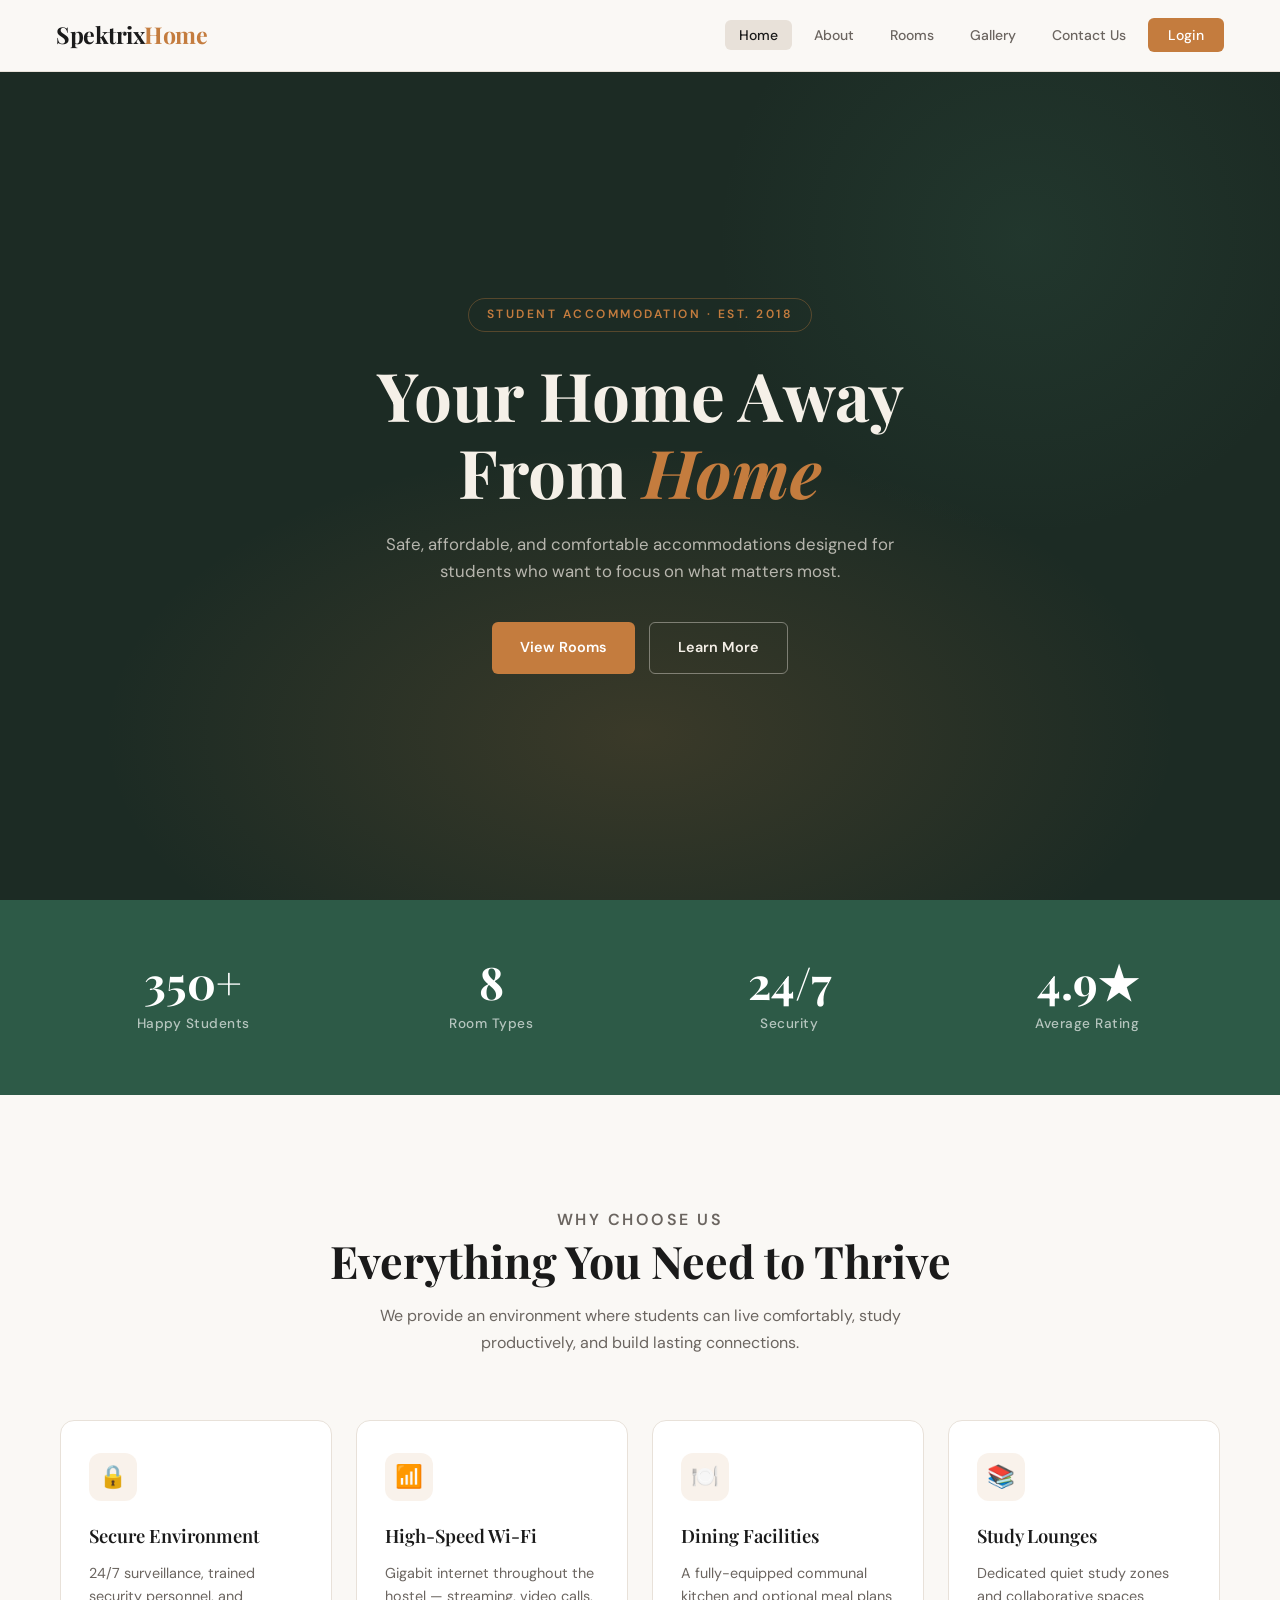
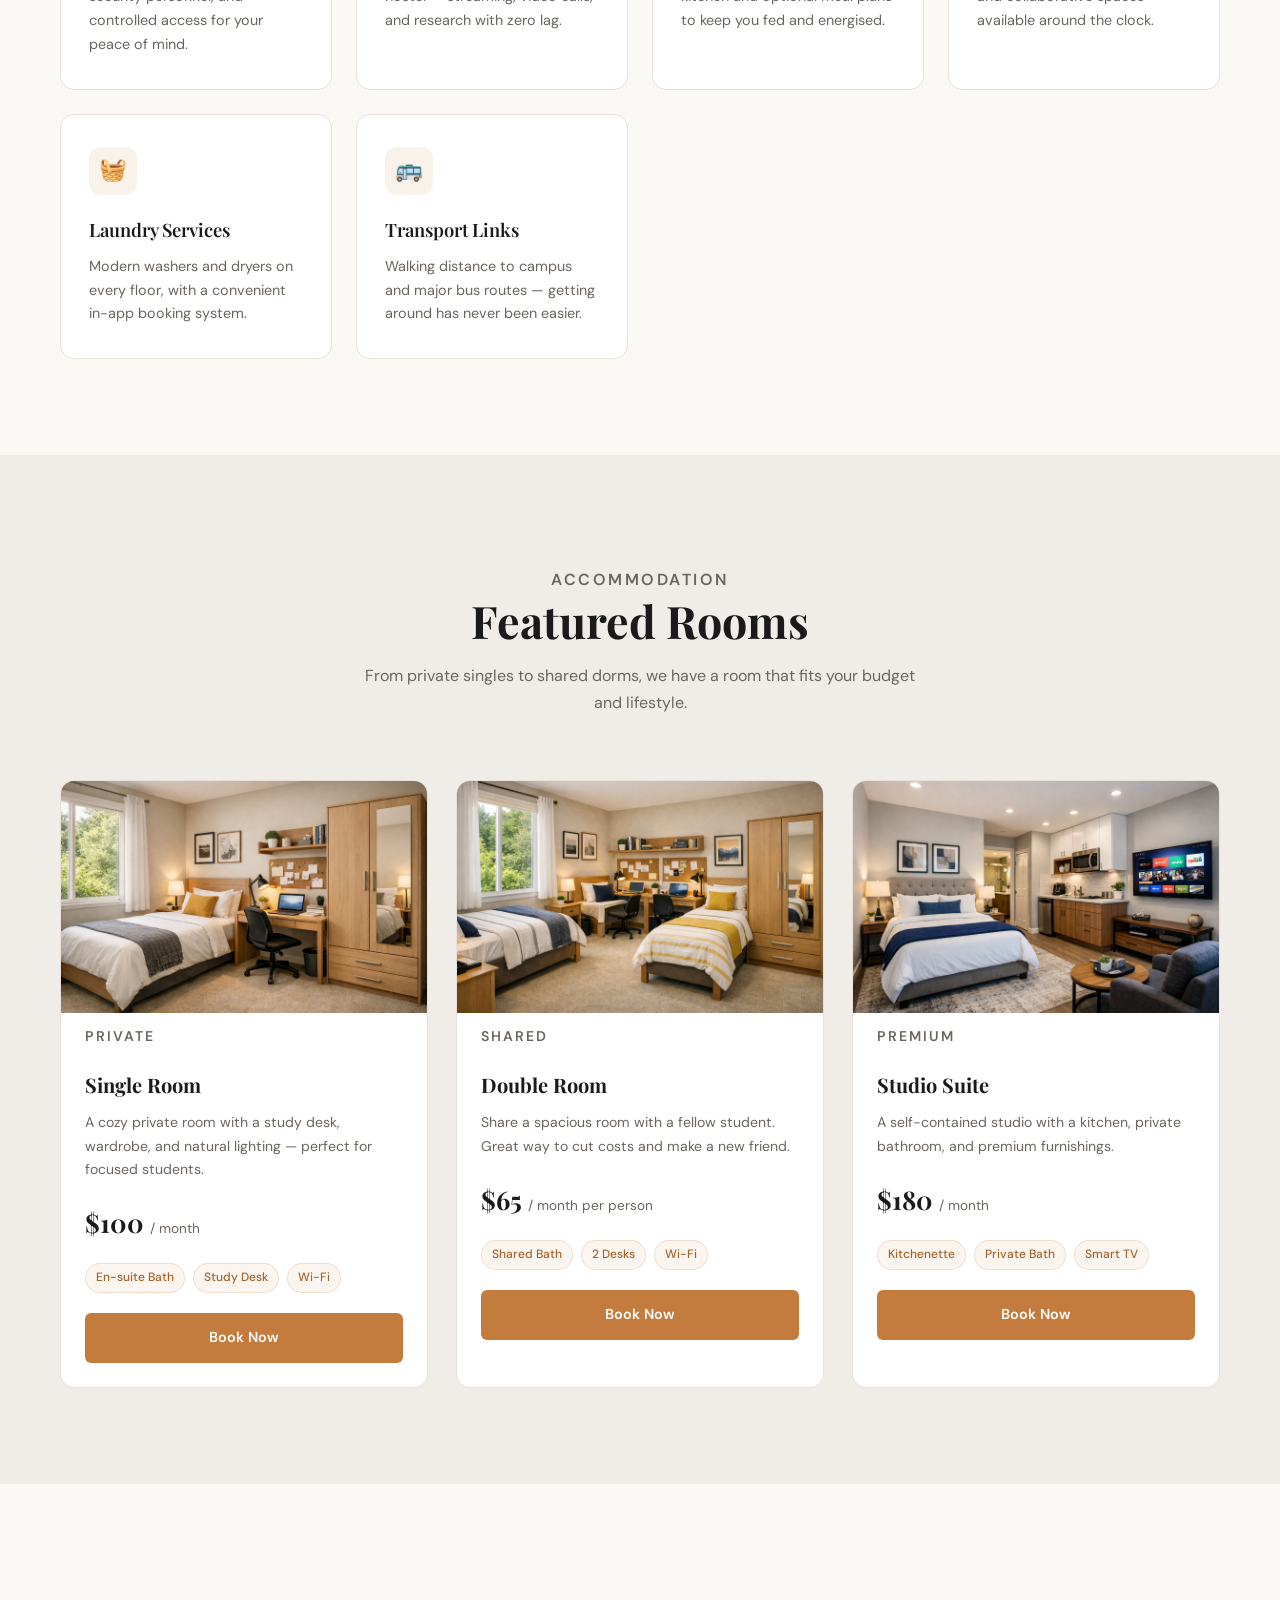
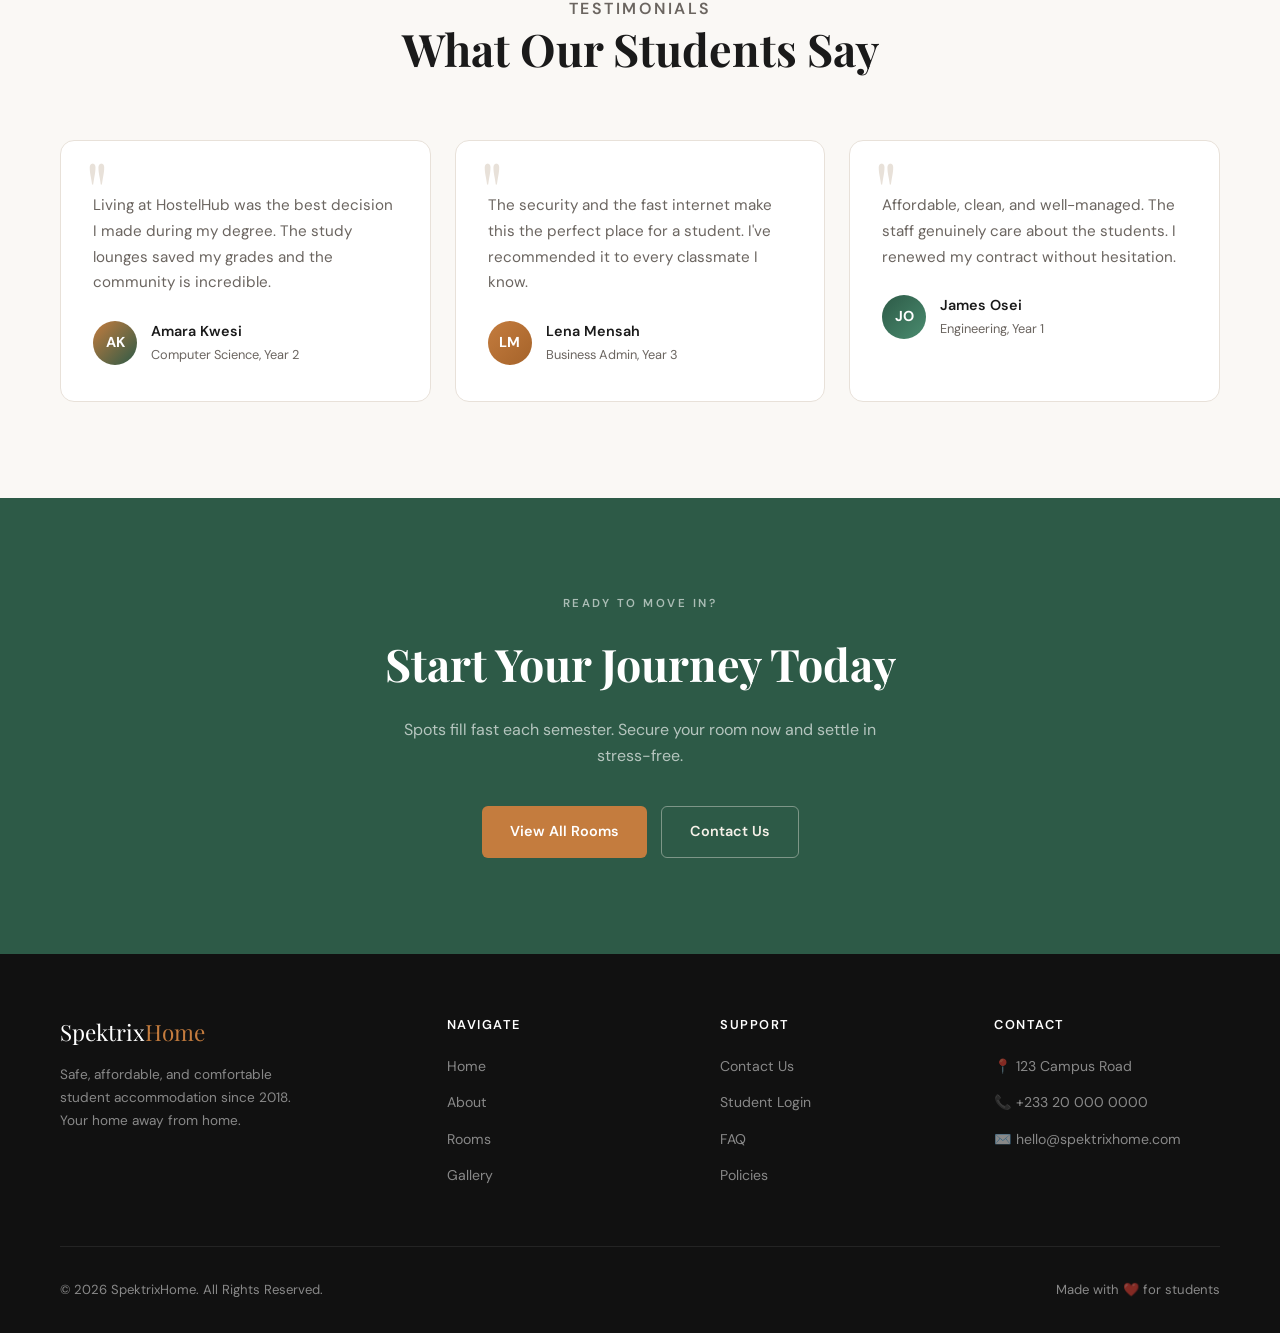
<file: index.html>
<!DOCTYPE html>
<html lang="en">
<head>
    <meta charset="UTF-8" />
    <meta name="viewport" content="width=device-width, initial-scale=1.0" />
    <title>SpektrixHome — Home</title>
    <link rel="stylesheet" href="css/style.css" />
</head>
<body>

<!-- ── Navbar ── -->
<nav class="navbar">
    <div class="logo">Spektrix<span>Home</span></div>
    <ul class="nav-links">
        <li><a href="index.html" class="active">Home</a></li>
        <li><a href="html/about.html">About</a></li>
        <li><a href="html/rooms.html">Rooms</a></li>
        <li><a href="html/gallery.html">Gallery</a></li>
        <li><a href="html/contact.html">Contact Us</a></li>
        <li><a href="html/login.html" class="login-btn">Login</a></li>
    </ul>
</nav>

<!-- ── Hero ── -->
<section class="hero">
    <div class="hero-content">
        <span class="hero-eyebrow">Student Accommodation · Est. 2018</span>
        <h1>Your Home Away<br>From <em>Home</em></h1>
        <p>Safe, affordable, and comfortable accommodations designed for students who want to focus on what matters most.</p>
        <div class="hero-actions">
            <a href="html/rooms.html" class="btn btn-primary">View Rooms</a>
            <a href="html/about.html" class="btn btn-outline">Learn More</a>
        </div>
    </div>
</section>

<!-- ── Stats ── -->
<div class="stats-strip">
    <div class="stats-inner">
        <div class="stat-item reveal">
            <div class="stat-number">350+</div>
            <div class="stat-label">Happy Students</div>
        </div>
        <div class="stat-item reveal">
            <div class="stat-number">8</div>
            <div class="stat-label">Room Types</div>
        </div>
        <div class="stat-item reveal">
            <div class="stat-number">24/7</div>
            <div class="stat-label">Security</div>
        </div>
        <div class="stat-item reveal">
            <div class="stat-number">4.9★</div>
            <div class="stat-label">Average Rating</div>
        </div>
    </div>
</div>

<!-- ── Features ── -->
<section class="section">
    <div class="section-inner">
        <div class="section-header">
            <p class="section-eyebrow">Why Choose Us</p>
            <h2>Everything You Need to Thrive</h2>
            <p>We provide an environment where students can live comfortably, study productively, and build lasting connections.</p>
        </div>
        <div class="features-grid">
            <div class="feature-card reveal">
                <div class="feature-icon">🔒</div>
                <h3>Secure Environment</h3>
                <p>24/7 surveillance, trained security personnel, and controlled access for your peace of mind.</p>
            </div>
            <div class="feature-card reveal">
                <div class="feature-icon">📶</div>
                <h3>High-Speed Wi-Fi</h3>
                <p>Gigabit internet throughout the hostel — streaming, video calls, and research with zero lag.</p>
            </div>
            <div class="feature-card reveal">
                <div class="feature-icon">🍽️</div>
                <h3>Dining Facilities</h3>
                <p>A fully-equipped communal kitchen and optional meal plans to keep you fed and energised.</p>
            </div>
            <div class="feature-card reveal">
                <div class="feature-icon">📚</div>
                <h3>Study Lounges</h3>
                <p>Dedicated quiet study zones and collaborative spaces available around the clock.</p>
            </div>
            <div class="feature-card reveal">
                <div class="feature-icon">🧺</div>
                <h3>Laundry Services</h3>
                <p>Modern washers and dryers on every floor, with a convenient in-app booking system.</p>
            </div>
            <div class="feature-card reveal">
                <div class="feature-icon">🚌</div>
                <h3>Transport Links</h3>
                <p>Walking distance to campus and major bus routes — getting around has never been easier.</p>
            </div>
        </div>
    </div>
</section>

<!-- ── Featured Rooms ── -->
<section class="section" style="background: #f0ede8;">
    <div class="section-inner">
        <div class="section-header">
            <p class="section-eyebrow">Accommodation</p>
            <h2>Featured Rooms</h2>
            <p>From private singles to shared dorms, we have a room that fits your budget and lifestyle.</p>
        </div>
        <div class="rooms-grid">
            <div class="room-card reveal">
                <div class="room-card-img">
                    <img src="images/room-single.jpg" alt="Single Room" />
                </div>
                <div class="room-card-body">
                    <p class="room-type">Private</p>
                    <h3>Single Room</h3>
                    <p>A cozy private room with a study desk, wardrobe, and natural lighting — perfect for focused students.</p>
                    <div class="room-price"><strong>$100</strong><span>/ month</span></div>
                    <div class="room-amenities">
                        <span class="tag">En-suite Bath</span>
                        <span class="tag">Study Desk</span>
                        <span class="tag">Wi-Fi</span>
                    </div>
                    <a href="html/rooms.html" class="btn btn-primary" style="width:100%; justify-content:center;">Book Now</a>
                </div>
            </div>
            <div class="room-card reveal">
                <div class="room-card-img">
                    <img src="images/room-double.jpg" alt="Double Room" />
                </div>
                <div class="room-card-body">
                    <p class="room-type">Shared</p>
                    <h3>Double Room</h3>
                    <p>Share a spacious room with a fellow student. Great way to cut costs and make a new friend.</p>
                    <div class="room-price"><strong>$65</strong><span>/ month per person</span></div>
                    <div class="room-amenities">
                        <span class="tag">Shared Bath</span>
                        <span class="tag">2 Desks</span>
                        <span class="tag">Wi-Fi</span>
                    </div>
                    <a href="html/rooms.html" class="btn btn-primary" style="width:100%; justify-content:center;">Book Now</a>
                </div>
            </div>
            <div class="room-card reveal">
                <div class="room-card-img">
                    <img src="images/room-studio.jpg" alt="Studio Suite" />
                </div>
                <div class="room-card-body">
                    <p class="room-type">Premium</p>
                    <h3>Studio Suite</h3>
                        <p>A self-contained studio with a kitchen, private bathroom, and premium furnishings.</p>
                    <div class="room-price"><strong>$180</strong><span>/ month</span></div>
                    <div class="room-amenities">
                        <span class="tag">Kitchenette</span>
                        <span class="tag">Private Bath</span>
                        <span class="tag">Smart TV</span>
                    </div>
                    <a href="html/rooms.html" class="btn btn-primary" style="width:100%; justify-content:center;">Book Now</a>
                </div>
            </div>
        </div>
    </div>
</section>

<!-- ── Testimonials ── -->
<section class="section">
    <div class="section-inner">
        <div class="section-header">
            <p class="section-eyebrow">Testimonials</p>
            <h2>What Our Students Say</h2>
        </div>
        <div class="testimonials-grid">
            <div class="testimonial-card reveal">
                <p class="testimonial-text">Living at HostelHub was the best decision I made during my degree. The study lounges saved my grades and the community is incredible.</p>
                <div class="testimonial-author">
                    <div class="author-avatar">AK</div>
                    <div>
                        <div class="author-name">Amara Kwesi</div>
                        <div class="author-title">Computer Science, Year 2</div>
                    </div>
                </div>
            </div>
            <div class="testimonial-card reveal">
                <p class="testimonial-text">The security and the fast internet make this the perfect place for a student. I've recommended it to every classmate I know.</p>
                <div class="testimonial-author">
                    <div class="author-avatar" style="background: linear-gradient(135deg, #c47c3e, #a5632a);">LM</div>
                    <div>
                        <div class="author-name">Lena Mensah</div>
                        <div class="author-title">Business Admin, Year 3</div>
                    </div>
                </div>
            </div>
            <div class="testimonial-card reveal">
                <p class="testimonial-text">Affordable, clean, and well-managed. The staff genuinely care about the students. I renewed my contract without hesitation.</p>
                <div class="testimonial-author">
                    <div class="author-avatar" style="background: linear-gradient(135deg, #2d5a47, #4a8c6f);">JO</div>
                    <div>
                        <div class="author-name">James Osei</div>
                        <div class="author-title">Engineering, Year 1</div>
                    </div>
                </div>
            </div>
        </div>
    </div>
</section>

<!-- ── CTA ── -->
<section class="section" style="background: var(--clr-accent); text-align: center;">
    <div class="section-inner">
        <p class="section-eyebrow" style="color: rgba(255,255,255,0.6);">Ready to Move In?</p>
        <h2 style="font-family: var(--ff-display); font-size: clamp(1.8rem,4vw,2.8rem); color: #fff; margin-bottom: 16px;">Start Your Journey Today</h2>
        <p style="color: rgba(255,255,255,0.65); max-width:520px; margin: 0 auto 36px;">Spots fill fast each semester. Secure your room now and settle in stress-free.</p>
        <div style="display:flex; gap:14px; justify-content:center; flex-wrap:wrap;">
            <a href="html/rooms.html" class="btn btn-primary">View All Rooms</a>
            <a href="html/contact.html" class="btn btn-outline">Contact Us</a>
        </div>
    </div>
</section>

<!-- ── Footer ── -->
<footer>
    <div class="footer-inner">
        <div class="footer-top">
            <div>
                <div class="footer-brand">Spektrix<span>Home</span></div>
                <p class="footer-desc">Safe, affordable, and comfortable student accommodation since 2018. Your home away from home.</p>
            </div>
            <div class="footer-col">
                <h4>Navigate</h4>
                <ul>
                    <li><a href="index.html">Home</a></li>
                    <li><a href="html/about.html">About</a></li>
                    <li><a href="html/rooms.html">Rooms</a></li>
                    <li><a href="html/gallery.html">Gallery</a></li>
                </ul>
            </div>
            <div class="footer-col">
                <h4>Support</h4>
                <ul>
                    <li><a href="html/contact.html">Contact Us</a></li>
                    <li><a href="html/login.html">Student Login</a></li>
                    <li><a href="#">FAQ</a></li>
                    <li><a href="#">Policies</a></li>
                </ul>
            </div>
            <div class="footer-col">
                <h4>Contact</h4>
                <ul>
                    <li><a href="#">📍 123 Campus Road</a></li>
                    <li><a href="#">📞 +233 20 000 0000</a></li>
                    <li><a href="#">✉️ hello@spektrixhome.com</a></li>
                </ul>
            </div>
        </div>
        <div class="footer-bottom">
            <span>© 2026 SpektrixHome. All Rights Reserved.</span>
            <span>Made with ❤️ for students</span>
        </div>
    </div>
</footer>

<script src="js/script.js"></script>
</body>
</html>
</file>
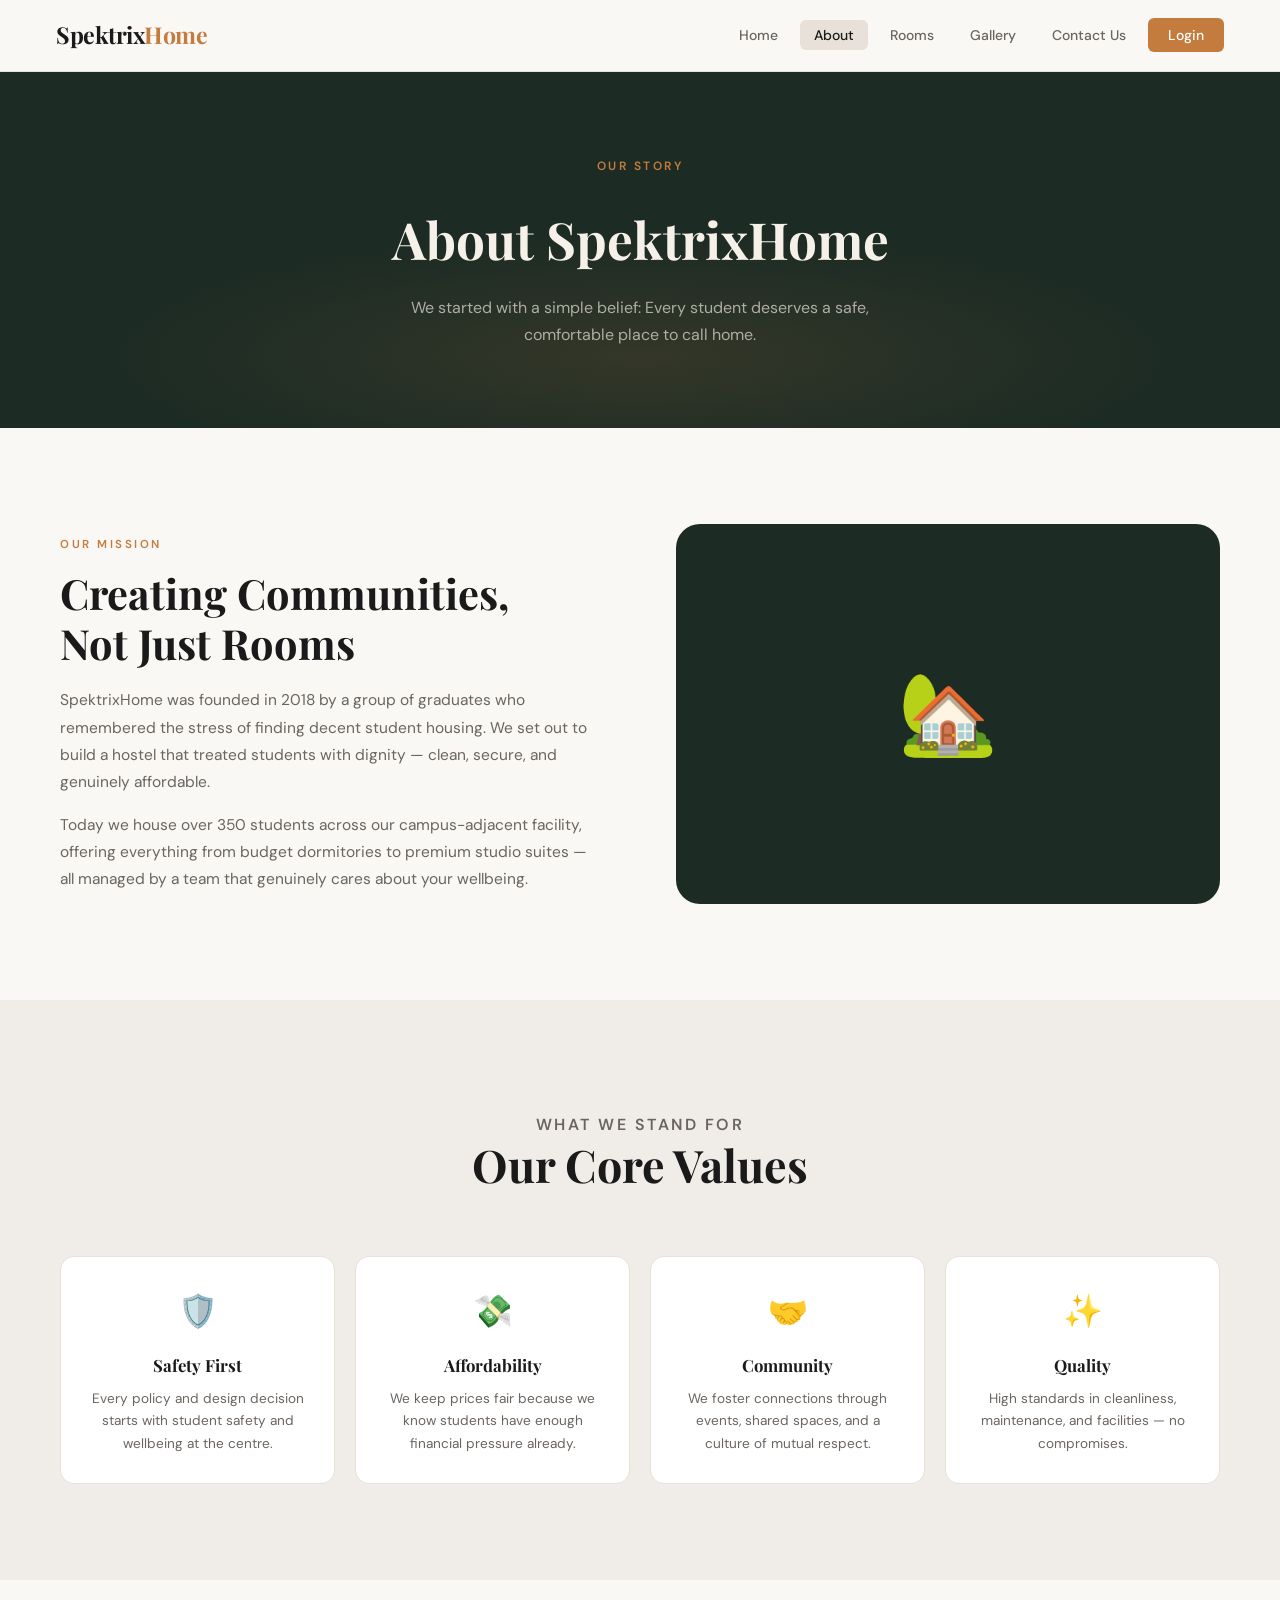
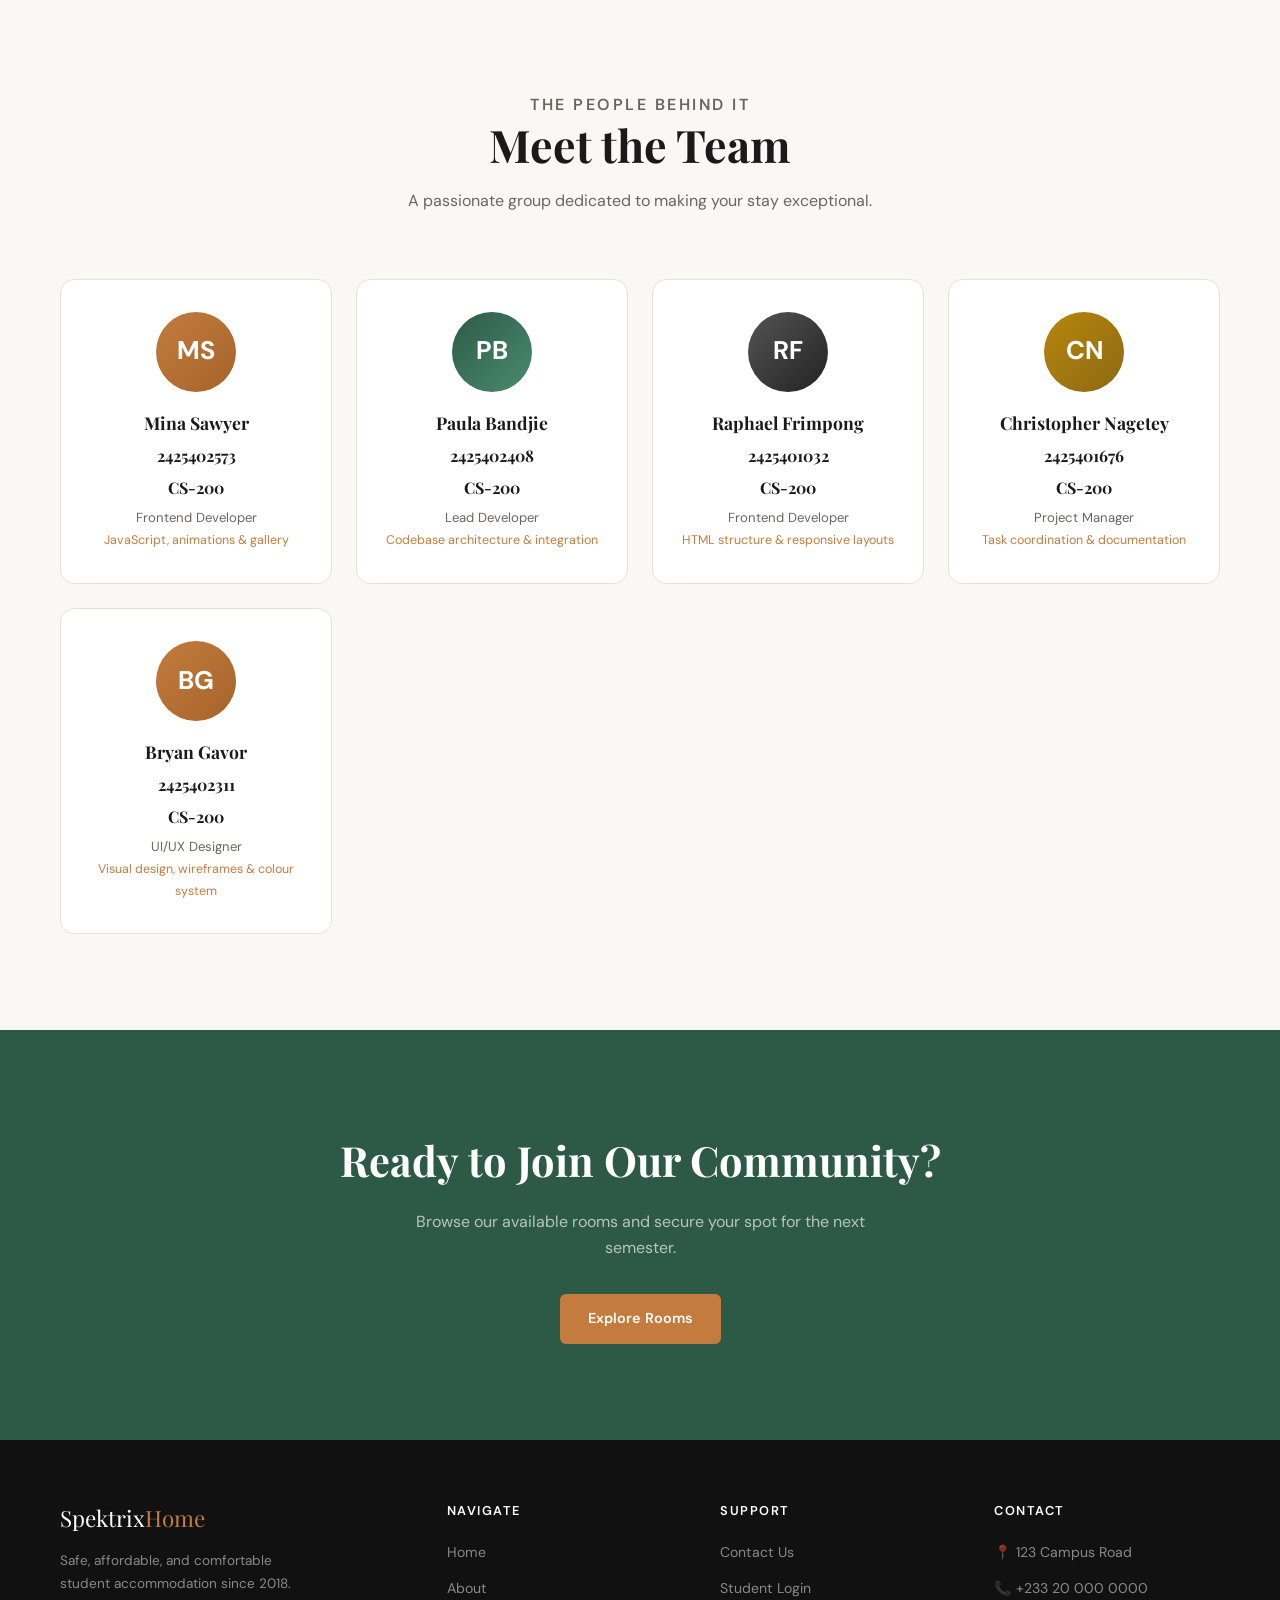
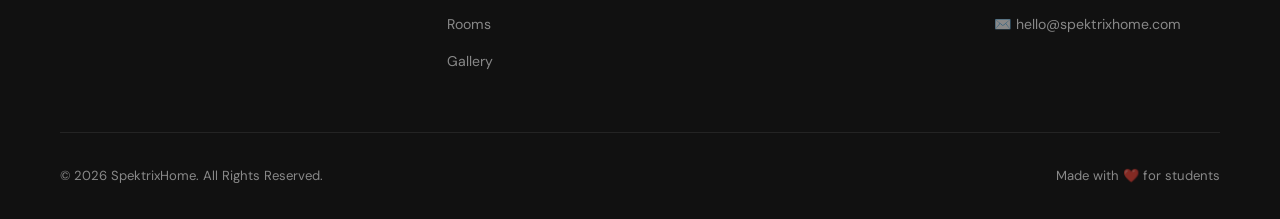
<file: html/about.html>
<!DOCTYPE html>
<html lang="en">
<head>
    <meta charset="UTF-8" />
    <meta name="viewport" content="width=device-width, initial-scale=1.0" />
    <title>About</title>
    <link rel="stylesheet" href="../css/style.css" />
</head>
<body>

<nav class="navbar">
    <div class="logo">Spektrix<span>Home</span></div>
    <ul class="nav-links">
        <li><a href="../index.html">Home</a></li>
        <li><a href="about.html" class="active">About</a></li>
        <li><a href="rooms.html">Rooms</a></li>
        <li><a href="gallery.html">Gallery</a></li>
        <li><a href="contact.html">Contact Us</a></li>
        <li><a href="login.html" class="login-btn">Login</a></li>
    </ul>
</nav>

<!-- Page Hero -->
<div class="page-hero">
    <div class="page-hero-content">
        <span class="page-eyebrow">Our Story</span>
        <h1>About SpektrixHome</h1>
        <p>We started with a simple belief: Every student deserves a safe, comfortable place to call home.</p>
    </div>
</div>

<!-- Mission -->
<section class="section">
    <div class="section-inner">
        <div style="display:grid; grid-template-columns:1fr 1fr; gap:72px; align-items:center;">
            <div class="reveal">
                <p class="section-eyebrow">Our Mission</p>
                <h2 style="font-family:var(--ff-display); font-size:clamp(1.8rem,3.5vw,2.6rem); margin-bottom:20px; line-height:1.2;">Creating Communities,<br>Not Just Rooms</h2>
                <p style="color:var(--clr-muted); margin-bottom:16px; font-size:0.97rem; line-height:1.75;">SpektrixHome was founded in 2018 by a group of graduates who remembered the stress of finding decent student housing. We set out to build a hostel that treated students with dignity — clean, secure, and genuinely affordable.</p>
                <p style="color:var(--clr-muted); font-size:0.97rem; line-height:1.75;">Today we house over 350 students across our campus-adjacent facility, offering everything from budget dormitories to premium studio suites — all managed by a team that genuinely cares about your wellbeing.</p>
            </div>
            <div class="reveal" style="background:var(--clr-hero-bg); border-radius:var(--radius-lg); height:380px; display:grid; place-items:center; font-size:5rem;">🏡</div>
        </div>
    </div>
</section>

<!-- Values -->
<section class="section" style="background:#f0ede8;">
    <div class="section-inner">
        <div class="section-header">
            <p class="section-eyebrow">What We Stand For</p>
            <h2>Our Core Values</h2>
        </div>
        <div class="values-grid">
            <div class="value-card reveal">
                <div class="value-icon">🛡️</div>
                <h3>Safety First</h3>
                <p>Every policy and design decision starts with student safety and wellbeing at the centre.</p>
            </div>
            <div class="value-card reveal">
                <div class="value-icon">💸</div>
                <h3>Affordability</h3>
                <p>We keep prices fair because we know students have enough financial pressure already.</p>
            </div>
            <div class="value-card reveal">
                <div class="value-icon">🤝</div>
                <h3>Community</h3>
                <p>We foster connections through events, shared spaces, and a culture of mutual respect.</p>
            </div>
            <div class="value-card reveal">
                <div class="value-icon">✨</div>
                <h3>Quality</h3>
                <p>High standards in cleanliness, maintenance, and facilities — no compromises.</p>
            </div>
        </div>
    </div>
</section>

<!-- Team -->
<section class="section">
    <div class="section-inner">
        <div class="section-header">
            <p class="section-eyebrow">The People Behind It</p>
            <h2>Meet the Team</h2>
            <p>A passionate group dedicated to making your stay exceptional.</p>
        </div>
        <div class="team-grid">
            <div class="team-card reveal">
                <div class="team-avatar" style="background:linear-gradient(135deg,#c47c3e,#a5632a);">MS</div>
                <h3>Mina Sawyer</h3>
                <h3 style="font-size: 16px;">2425402573</h3>
                <h3 style="font-size: 16px;">CS-200</h3>
                <p>Frontend Developer<br><span style="font-size:0.78rem; color:var(--clr-primary);">JavaScript, animations & gallery</span></p>
            </div>
            <div class="team-card reveal">
                <div class="team-avatar" style="background:linear-gradient(135deg,#2d5a47,#4a8c6f);">PB</div>
                <h3>Paula Bandjie</h3>
                <h3 style="font-size: 16px;">2425402408</h3>
                <h3 style="font-size: 16px;">CS-200</h3>
                <p>Lead Developer<br><span style="font-size:0.78rem; color:var(--clr-primary);">Codebase architecture & integration</span></p>
            </div>
            <div class="team-card reveal">
                <div class="team-avatar" style="background:linear-gradient(135deg,#555,#222);">RF</div>
                <h3>Raphael Frimpong</h3>
                <h3 style="font-size: 16px;">2425401032</h3>
                <h3 style="font-size: 16px;">CS-200</h3>
                <p>Frontend Developer<br><span style="font-size:0.78rem; color:var(--clr-primary);">HTML structure & responsive layouts</span></p>
            </div>
            <div class="team-card reveal">
                <div class="team-avatar" style="background:linear-gradient(135deg,#b8860b,#8b6914);">CN</div>
                <h3>Christopher Nagetey</h3>
                <h3 style="font-size: 16px;">2425401676</h3>
                <h3 style="font-size: 16px;">CS-200</h3>
                <p>Project Manager<br><span style="font-size:0.78rem; color:var(--clr-primary);">Task coordination & documentation</span></p>
            </div>
            <div class="team-card reveal">
                <div class="team-avatar" style="background:linear-gradient(135deg,#c47c3e,#a5632a);">BG</div>
                <h3>Bryan Gavor</h3>
                <h3 style="font-size: 16px;">2425402311</h3>
                <h3 style="font-size: 16px;">CS-200</h3>
                <p>UI/UX Designer<br><span style="font-size:0.78rem; color:var(--clr-primary);">Visual design, wireframes & colour system</span></p>
            </div>
        </div>
    </div>
</section>

<!-- CTA -->
<section class="section" style="background:var(--clr-accent); text-align:center;">
    <div class="section-inner">
        <h2 style="font-family:var(--ff-display); font-size:clamp(1.8rem,4vw,2.6rem); color:#fff; margin-bottom:14px;">Ready to Join Our Community?</h2>
        <p style="color:rgba(255,255,255,0.65); max-width:480px; margin:0 auto 32px;">Browse our available rooms and secure your spot for the next semester.</p>
        <a href="rooms.html" class="btn btn-primary">Explore Rooms</a>
    </div>
</section>

<footer>
    <div class="footer-inner">
        <div class="footer-top">
            <div>
                <div class="footer-brand">Spektrix<span>Home</span></div>
                <p class="footer-desc">Safe, affordable, and comfortable student accommodation since 2018.</p>
            </div>
            <div class="footer-col">
                <h4>Navigate</h4>
                <ul>
                    <li><a href="../index.html">Home</a></li>
                    <li><a href="about.html">About</a></li>
                    <li><a href="rooms.html">Rooms</a></li>
                    <li><a href="gallery.html">Gallery</a></li>
                </ul>
            </div>
            <div class="footer-col">
                <h4>Support</h4>
                <ul>
                    <li><a href="contact.html">Contact Us</a></li>
                    <li><a href="login.html">Student Login</a></li>
                </ul>
            </div>
            <div class="footer-col">
                <h4>Contact</h4>
                <ul>
                    <li><a href="#">📍 123 Campus Road</a></li>
                    <li><a href="#">📞 +233 20 000 0000</a></li>
                    <li><a href="#">✉️ hello@spektrixhome.com</a></li>
                </ul>
            </div>
        </div>
        <div class="footer-bottom">
            <span>© 2026 SpektrixHome. All Rights Reserved.</span>
            <span>Made with ❤️ for students</span>
        </div>
    </div>
</footer>

<script src="../js/script.js"></script>
</body>
</html>
</file>
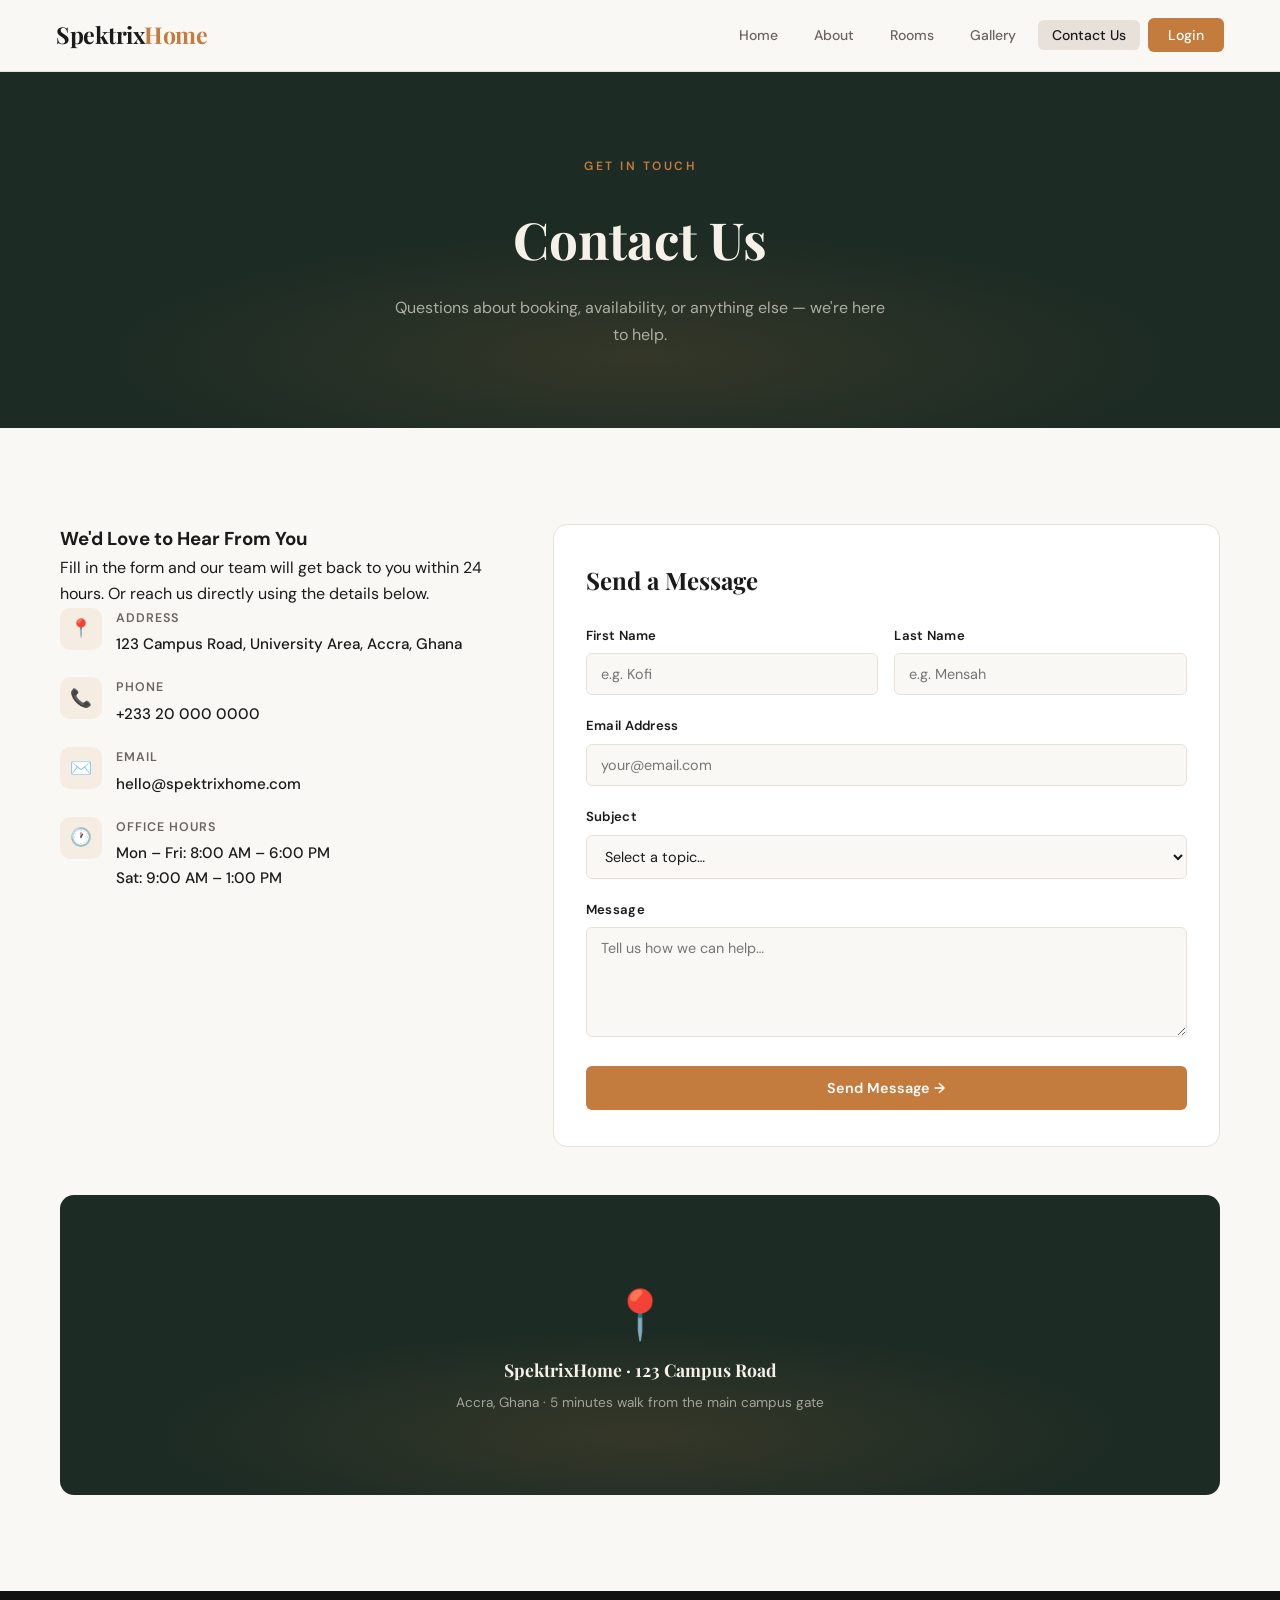
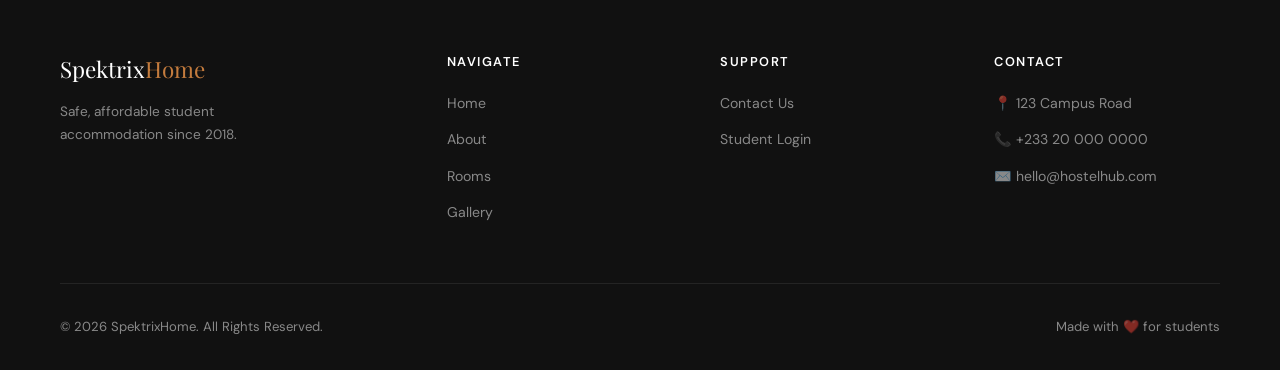
<file: html/contact.html>
<!DOCTYPE html>
<html lang="en">
<head>
    <meta charset="UTF-8" />
    <meta name="viewport" content="width=device-width, initial-scale=1.0" />
    <title>Contact — SpektrixHome</title>
    <link rel="stylesheet" href="../css/style.css" />
    <style>
        .form-msg {
            font-size: 0.88rem;
            padding: 12px 16px;
            border-radius: var(--radius-sm);
            margin-bottom: 16px;
            display: none;
        }
        .form-msg.success { background: rgba(45,90,71,0.1); color: var(--clr-accent); border: 1px solid rgba(45,90,71,0.25); display: block; }
        .form-msg.error   { background: rgba(196,60,60,0.08); color: #b03030; border: 1px solid rgba(196,60,60,0.2); display: block; }
        .map-placeholder {
            width: 100%;
            height: 300px;
            background: var(--clr-hero-bg);
            border-radius: var(--radius-md);
            display: grid;
            place-items: center;
            font-size: 3rem;
            margin-top: 48px;
            position: relative;
            overflow: hidden;
        }
        .map-placeholder::before {
            content: '';
            position: absolute;
            inset: 0;
            background: radial-gradient(ellipse 60% 50% at 50% 80%, rgba(196,124,62,0.15) 0%, transparent 70%);
        }
        .map-label {
            position: relative;
            z-index: 1;
            text-align: center;
        }
        .map-label p { color: rgba(245,240,232,0.6); font-size:0.85rem; margin-top:8px; }
        .map-label strong { color: #f5f0e8; font-family: var(--ff-display); font-size:1.1rem; display:block; }
    </style>
</head>
<body>

<nav class="navbar">
    <div class="logo">Spektrix<span>Home</span></div>
    <ul class="nav-links">
        <li><a href="../index.html">Home</a></li>
        <li><a href="about.html">About</a></li>
        <li><a href="rooms.html">Rooms</a></li>
        <li><a href="gallery.html">Gallery</a></li>
        <li><a href="contact.html" class="active">Contact Us</a></li>
        <li><a href="login.html" class="login-btn">Login</a></li>
    </ul>
</nav>

<div class="page-hero">
    <div class="page-hero-content">
        <span class="page-eyebrow">Get In Touch</span>
        <h1>Contact Us</h1>
        <p>Questions about booking, availability, or anything else — we're here to help.</p>
    </div>
</div>

<section class="section">
    <div class="section-inner">
        <div class="contact-grid">

            <!-- Info column -->
            <div class="reveal">
                <h3>We'd Love to Hear From You</h3>
                <p>Fill in the form and our team will get back to you within 24 hours. Or reach us directly using the details below.</p>

                <div class="contact-detail">
                    <div class="contact-detail-icon">📍</div>
                    <div>
                        <div class="contact-detail-label">Address</div>
                        <div class="contact-detail-value">123 Campus Road, University Area, Accra, Ghana</div>
                    </div>
                </div>

                <div class="contact-detail">
                    <div class="contact-detail-icon">📞</div>
                    <div>
                        <div class="contact-detail-label">Phone</div>
                        <div class="contact-detail-value">+233 20 000 0000</div>
                    </div>
                </div>

                <div class="contact-detail">
                    <div class="contact-detail-icon">✉️</div>
                    <div>
                        <div class="contact-detail-label">Email</div>
                        <div class="contact-detail-value">hello@spektrixhome.com</div>
                    </div>
                </div>

                <div class="contact-detail">
                    <div class="contact-detail-icon">🕐</div>
                    <div>
                        <div class="contact-detail-label">Office Hours</div>
                        <div class="contact-detail-value">Mon – Fri: 8:00 AM – 6:00 PM<br>Sat: 9:00 AM – 1:00 PM</div>
                    </div>
                </div>
            </div>

            <!-- Form column -->
            <div class="form-card reveal">
                <h2 class="form-title">Send a Message</h2>
                <div class="form-msg" id="contact-msg"></div>

                <form id="contact-form" novalidate>
                    <div class="form-row">
                        <div class="form-group">
                            <label for="first-name">First Name</label>
                            <input type="text" id="first-name" placeholder="e.g. Kofi" required />
                        </div>
                        <div class="form-group">
                            <label for="last-name">Last Name</label>
                            <input type="text" id="last-name" placeholder="e.g. Mensah" required />
                        </div>
                    </div>

                    <div class="form-group">
                        <label for="email">Email Address</label>
                        <input type="email" id="email" placeholder="your@email.com" required />
                    </div>

                    <div class="form-group">
                        <label for="subject">Subject</label>
                        <select id="subject">
                            <option value="" disabled selected>Select a topic…</option>
                            <option>Room Availability</option>
                            <option>Booking Enquiry</option>
                            <option>Pricing Information</option>
                            <option>Maintenance Request</option>
                            <option>General Question</option>
                        </select>
                    </div>

                    <div class="form-group">
                        <label for="message">Message</label>
                        <textarea id="message" placeholder="Tell us how we can help…" required></textarea>
                    </div>

                    <button type="submit" class="btn btn-primary" style="width:100%; justify-content:center;">Send Message →</button>
                </form>
            </div>

        </div>

        <!-- Map placeholder -->
        <div class="map-placeholder reveal">
            <div class="map-label">
                <div style="font-size:3rem;">📍</div>
                <strong>SpektrixHome · 123 Campus Road</strong>
                <p>Accra, Ghana · 5 minutes walk from the main campus gate</p>
            </div>
        </div>
    </div>
</section>

<footer>
    <div class="footer-inner">
        <div class="footer-top">
            <div><div class="footer-brand">Spektrix<span>Home</span></div><p class="footer-desc">Safe, affordable student accommodation since 2018.</p></div>
            <div class="footer-col"><h4>Navigate</h4><ul><li><a href="../index.html">Home</a></li><li><a href="about.html">About</a></li><li><a href="rooms.html">Rooms</a></li><li><a href="gallery.html">Gallery</a></li></ul></div>
            <div class="footer-col"><h4>Support</h4><ul><li><a href="contact.html">Contact Us</a></li><li><a href="login.html">Student Login</a></li></ul></div>
            <div class="footer-col"><h4>Contact</h4><ul><li><a href="#">📍 123 Campus Road</a></li><li><a href="#">📞 +233 20 000 0000</a></li><li><a href="#">✉️ hello@hostelhub.com</a></li></ul></div>
        </div>
        <div class="footer-bottom"><span>© 2026 SpektrixHome. All Rights Reserved.</span><span>Made with ❤️ for students</span></div>
    </div>
</footer>

<script src="../js/script.js"></script>
</body>
</html>
</file>
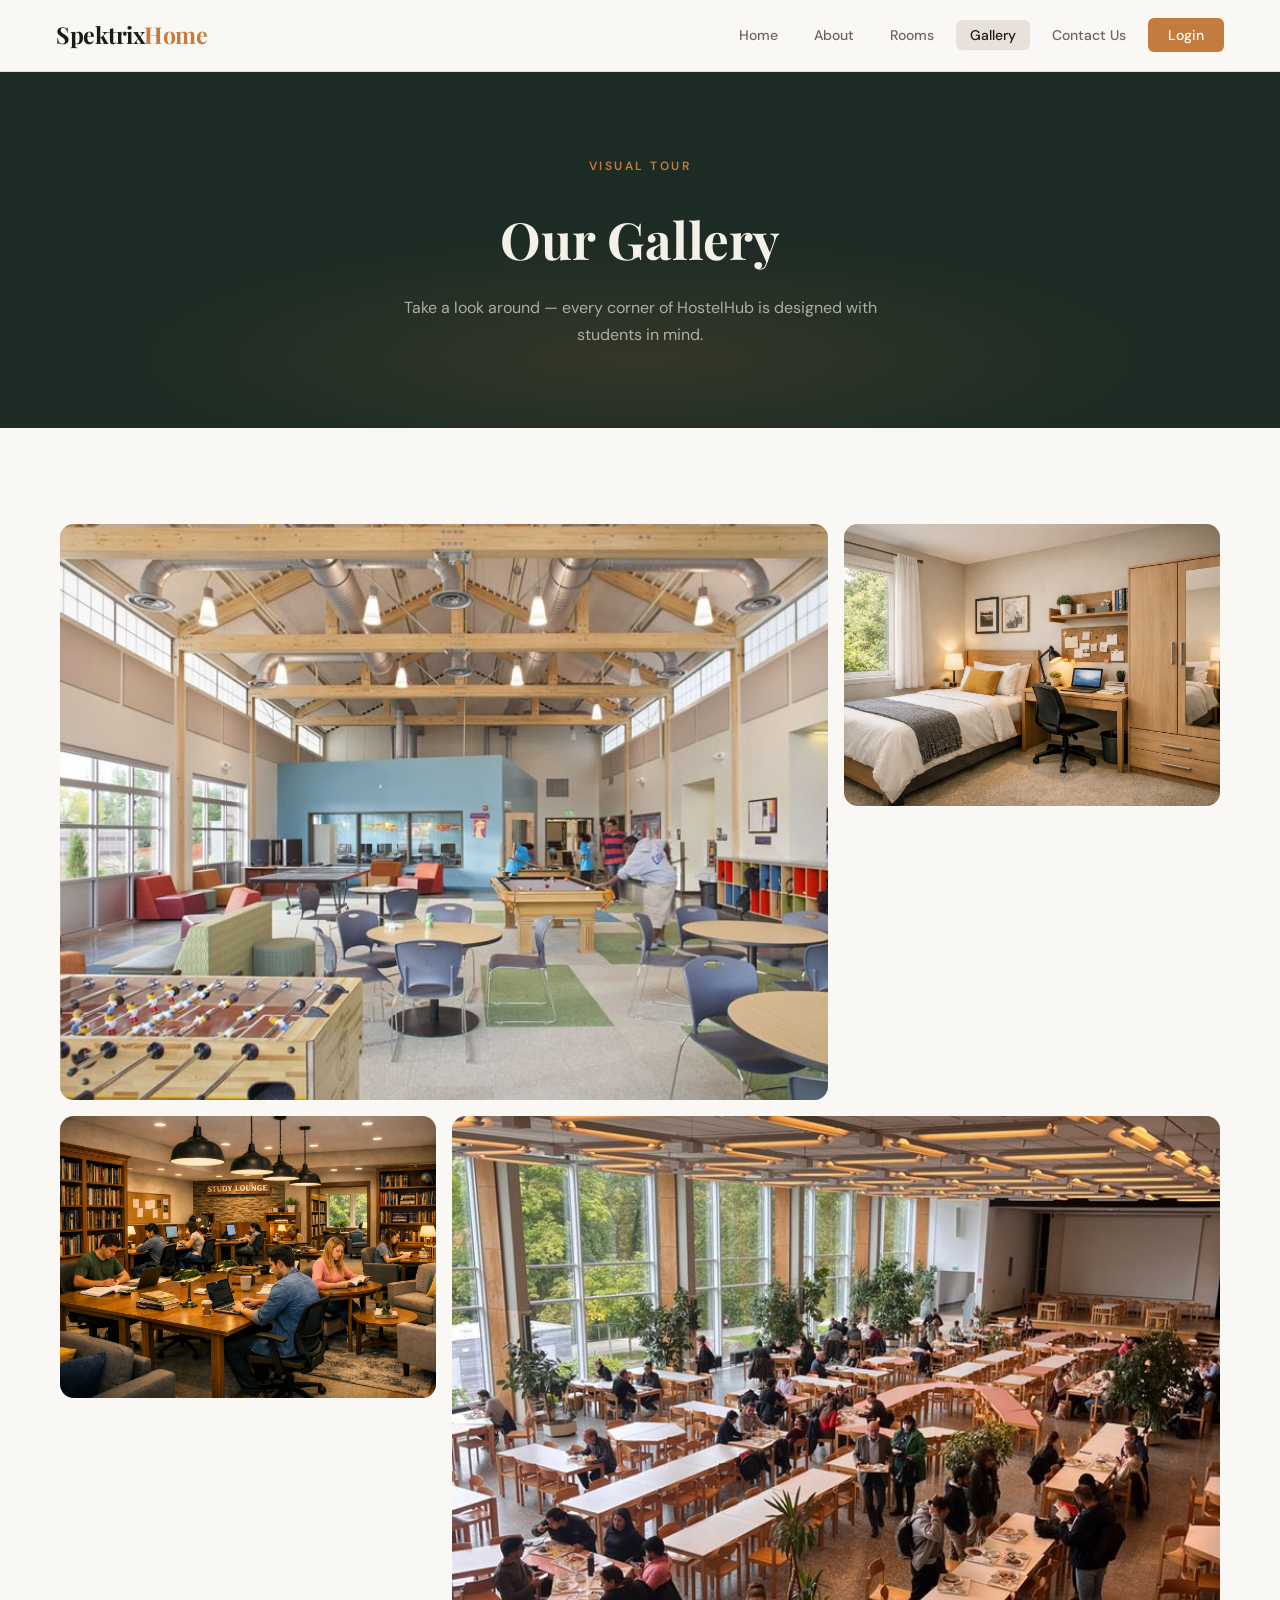
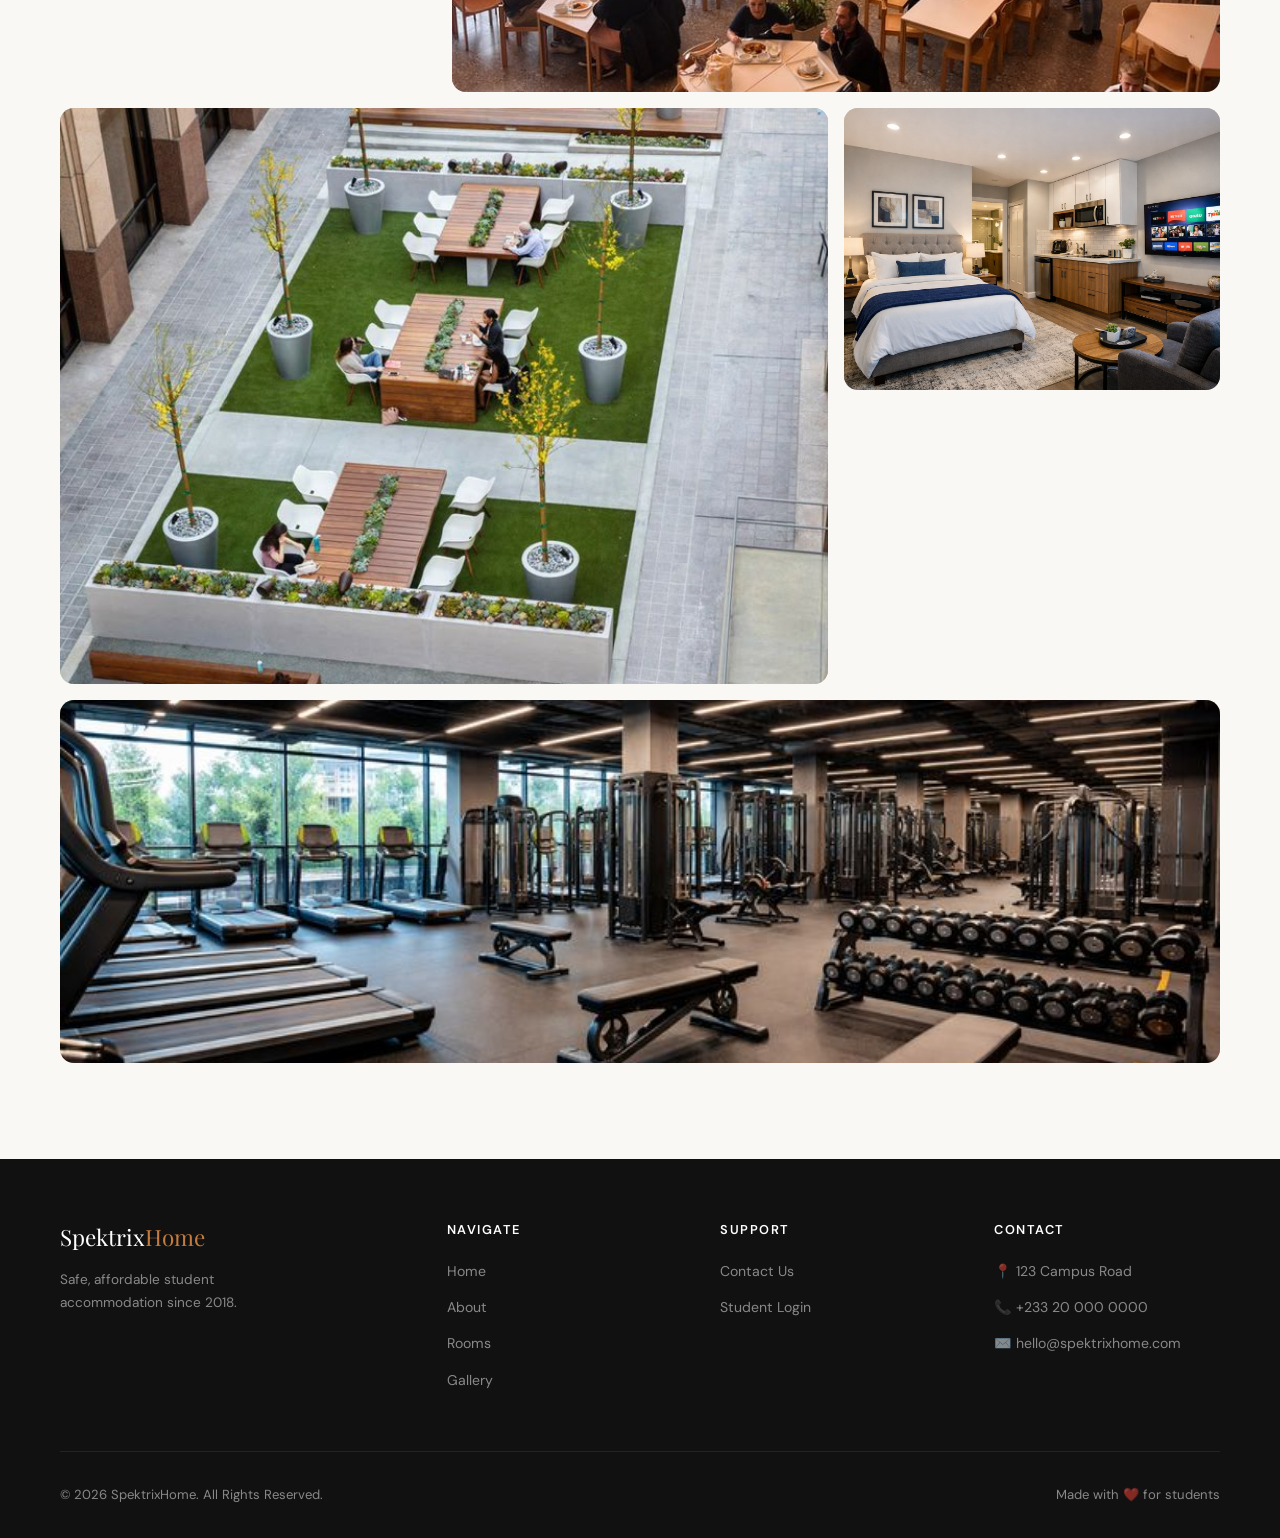
<file: html/gallery.html>
<!doctype html>
<html lang="en">
  <head>
    <meta charset="UTF-8" />
    <meta name="viewport" content="width=device-width, initial-scale=1.0" />
    <title>Gallery — SpektrixHome</title>
    <link rel="stylesheet" href="../css/style.css" />
    <style>
      .gallery-grid {
        display: grid;
        grid-template-columns: repeat(3, 1fr);
        gap: 16px;
      }

      .gallery-item {
        border-radius: var(--radius-md);
        overflow: hidden;
        aspect-ratio: 4/3;
        cursor: pointer;
        position: relative;
        transition:
          transform var(--transition),
          box-shadow var(--transition);
      }

      .gallery-item:hover {
        transform: scale(1.02);
        box-shadow: var(--shadow-lg);
      }

      .gallery-item:nth-child(1) {
        grid-column: span 2;
      }
      .gallery-item:nth-child(5) {
        grid-column: span 2;
      }
      .gallery-item:nth-child(7) {
        grid-column: span 3;
        aspect-ratio: 16/5;
      }

      .gallery-bg {
        width: 100%;
        height: 100%;
        position: relative;
        overflow: hidden;
      }

      .gallery-bg img {
        width: 100%;
        height: 100%;
        object-fit: cover;
        display: block;
      }

      .gallery-overlay {
        position: absolute;
        inset: 0;
        background: rgba(28, 43, 36, 0);
        display: flex;
        flex-direction: column;
        align-items: center;
        justify-content: center;
        gap: 6px;
        transition: background var(--transition);
      }

      .gallery-item:hover .gallery-overlay {
        background: rgba(28, 43, 36, 0.5);
      }

      .gallery-label {
        color: #fff;
        font-family: var(--ff-display);
        font-size: 1.05rem;
        font-weight: 600;
        opacity: 0;
        transform: translateY(8px);
        transition:
          opacity 0.3s ease,
          transform 0.3s ease;
      }

      .gallery-sub {
        color: rgba(255, 255, 255, 0.7);
        font-size: 0.8rem;
        opacity: 0;
        transition: opacity 0.3s ease 0.05s;
      }

      .gallery-item:hover .gallery-label,
      .gallery-item:hover .gallery-sub {
        opacity: 1;
        transform: translateY(0);
      }

      .lightbox {
        display: none;
        position: fixed;
        inset: 0;
        background: rgba(0, 0, 0, 0.85);
        z-index: 9999;
        place-items: center;
      }

      .lightbox.open {
        display: grid;
      }

      .lightbox-content {
        background: var(--clr-surface);
        border-radius: var(--radius-lg);
        padding: 48px;
        max-width: 560px;
        width: 90%;
        text-align: center;
        position: relative;
      }

      .lightbox-title {
        font-family: var(--ff-display);
        font-size: 1.5rem;
        margin-bottom: 8px;
      }

      .lightbox-desc {
        color: var(--clr-muted);
        font-size: 0.9rem;
        margin-bottom: 24px;
      }

      .lightbox-close {
        position: absolute;
        top: 16px;
        right: 20px;
        background: none;
        border: none;
        font-size: 1.4rem;
        cursor: pointer;
      }

      @media (max-width: 768px) {
        .gallery-grid {
          grid-template-columns: 1fr 1fr;
        }

        .gallery-item:nth-child(1),
        .gallery-item:nth-child(5),
        .gallery-item:nth-child(7) {
          grid-column: span 1;
          aspect-ratio: 4/3;
        }
      }
    </style>
  </head>
  <body>
    <nav class="navbar">
      <div class="logo">Spektrix<span>Home</span></div>
      <ul class="nav-links">
        <li><a href="../index.html">Home</a></li>
        <li><a href="about.html">About</a></li>
        <li><a href="rooms.html">Rooms</a></li>
        <li><a href="gallery.html" class="active">Gallery</a></li>
        <li><a href="contact.html">Contact Us</a></li>
        <li><a href="login.html" class="login-btn">Login</a></li>
      </ul>
    </nav>

    <div class="page-hero">
      <div class="page-hero-content">
        <span class="page-eyebrow">Visual Tour</span>
        <h1>Our Gallery</h1>
        <p>
          Take a look around — every corner of HostelHub is designed with
          students in mind.
        </p>
      </div>
    </div>

    <section class="section">
      <div class="section-inner">
        <div class="gallery-grid">
          <!-- Common Lounge -->
            <div
            class="gallery-item reveal"
            data-title="Common Lounge"
            data-desc="A relaxed space to unwind, socialise, or catch up on your favourite shows."
          >
            <div
              class="gallery-bg"
            >
            
              <div class="gallery-overlay">
                <span class="gallery-label">Common Lounge</span>
                <span class="gallery-sub">Ground Floor</span>
              </div>
              <img src="../images/common-lounge.jpg">
            </div>
          </div>
          <!-- Single Room -->
          <div
            class="gallery-item reveal"
            data-title="Single Room"
            data-desc="Our standard private single — clean, quiet, and fully furnished."
          >
            <div class="gallery-bg">
              <div class="gallery-overlay">
                <span class="gallery-label">Single Room</span>
                <span class="gallery-sub">Private · En-suite</span>
              </div>
              <img src="../images/room-single.jpg" />
            </div>
          </div>
          <!-- Study Lounge -->
          <div
            class="gallery-item reveal"
            data-title="Study Lounge"
            data-desc="Quiet, well-lit spaces designed for deep focus. Open 24/7."
          >
            <div
              class="gallery-bg">
              <div class="gallery-overlay">
                <span class="gallery-label">Study Lounge</span>
                <span class="gallery-sub">Open 24/7</span>
              </div>
              <img src="../images/study-lounge.jpg">
            </div>
          </div>
          <!-- Restaurant -->
          <div
            class="gallery-item reveal"
            data-title="Restaurant"
            data-desc="Communal dining with optional meal plans to keep you fuelled."
          >
            <div class="gallery-bg">
              <img src="../images/restaurant.jpg">
              <div class="gallery-overlay">
                <span class="gallery-label">Restaurant</span>
                <span class="gallery-sub">Meal plans available</span>
              </div>
            </div>
          </div>
          <!-- Outdoor Garden -->
          <div
            class="gallery-item reveal"
            data-title="Outdoor Garden"
            data-desc="A green courtyard — perfect for taking a break between study sessions."
          >
            <div
              class="gallery-bg"
            >
            
              <div class="gallery-overlay">
                <span class="gallery-label">Outdoor Garden</span>
                <span class="gallery-sub">Inner Courtyard</span>
              </div>
              <img src="../images/outdoor-garden.jpg">
            </div>
          </div>

          <div
            class="gallery-item reveal"
            data-title="Studio Suite"
            data-desc="Our premium studio — private kitchen, bathroom, and smart TV included."
          >
            <div
              class="gallery-bg"
              style="background: linear-gradient(135deg, #d4b896, #a07848)"
            >
            <img src="../images/room-studio.jpg">
              <div class="gallery-overlay">
                <span class="gallery-label">Studio Suite</span>
                <span class="gallery-sub">Premium · Self-contained</span>
              </div>
            </div>
          </div>
          <!-- Some optional feture. If you guys want delete it -->
           <!-- Student Gym -->
          <div
            class="gallery-item reveal"
            data-title="Student Gym"
            data-desc="Fully equipped fitness center for all residents."
          >
            <div
              class="gallery-bg"
            >
                <img src="../images/student-gym.jpg" >
              <div class="gallery-overlay">
                <span class="gallery-label">Student Gym</span>
                <span class="gallery-sub"
                  >Fully equipped fitness center.</span
                >
              </div>
            </div>
          </div>
        </div>
      </div>
    </section>

    <!-- Lightbox -->
    <div class="lightbox" id="lightbox">
      <div class="lightbox-content">
        <button class="lightbox-close" id="lightbox-close">✕</button>
        <div class="lightbox-icon" id="lb-icon"></div>
        <h2 class="lightbox-title" id="lb-title"></h2>
        <p class="lightbox-desc" id="lb-desc"></p>
        <a href="contact.html" class="btn btn-primary"
          >Enquire About This Space</a
        >
      </div>
    </div>

    <footer>
      <div class="footer-inner">
        <div class="footer-top">
          <div>
            <div class="footer-brand">Spektrix<span>Home</span></div>
            <p class="footer-desc">
              Safe, affordable student accommodation since 2018.
            </p>
          </div>
          <div class="footer-col">
            <h4>Navigate</h4>
            <ul>
              <li><a href="../index.html">Home</a></li>
              <li><a href="about.html">About</a></li>
              <li><a href="rooms.html">Rooms</a></li>
              <li><a href="gallery.html">Gallery</a></li>
            </ul>
          </div>
          <div class="footer-col">
            <h4>Support</h4>
            <ul>
              <li><a href="contact.html">Contact Us</a></li>
              <li><a href="login.html">Student Login</a></li>
            </ul>
          </div>
          <div class="footer-col">
            <h4>Contact</h4>
            <ul>
              <li><a href="#">📍 123 Campus Road</a></li>
              <li><a href="#">📞 +233 20 000 0000</a></li>
              <li><a href="#">✉️ hello@spektrixhome.com</a></li>
            </ul>
          </div>
        </div>
        <div class="footer-bottom">
          <span>© 2026 SpektrixHome. All Rights Reserved.</span
          ><span>Made with ❤️ for students</span>
        </div>
      </div>
    </footer>

    <script src="../js/script.js"></script>
    <script>
      const items = document.querySelectorAll(".gallery-item");
      const lb = document.getElementById("lightbox");
      const lbClose = document.getElementById("lightbox-close");

      items.forEach((item) => {
        item.addEventListener("click", () => {
          document.getElementById("lb-icon").textContent = item
            .querySelector(".gallery-bg")
            .childNodes[0].textContent.trim();
          document.getElementById("lb-title").textContent = item.dataset.title;
          document.getElementById("lb-desc").textContent = item.dataset.desc;
          lb.classList.add("open");
        });
      });

      lbClose.addEventListener("click", () => lb.classList.remove("open"));
      lb.addEventListener("click", (e) => {
        if (e.target === lb) lb.classList.remove("open");
      });
    </script>
  </body>
</html>
</file>
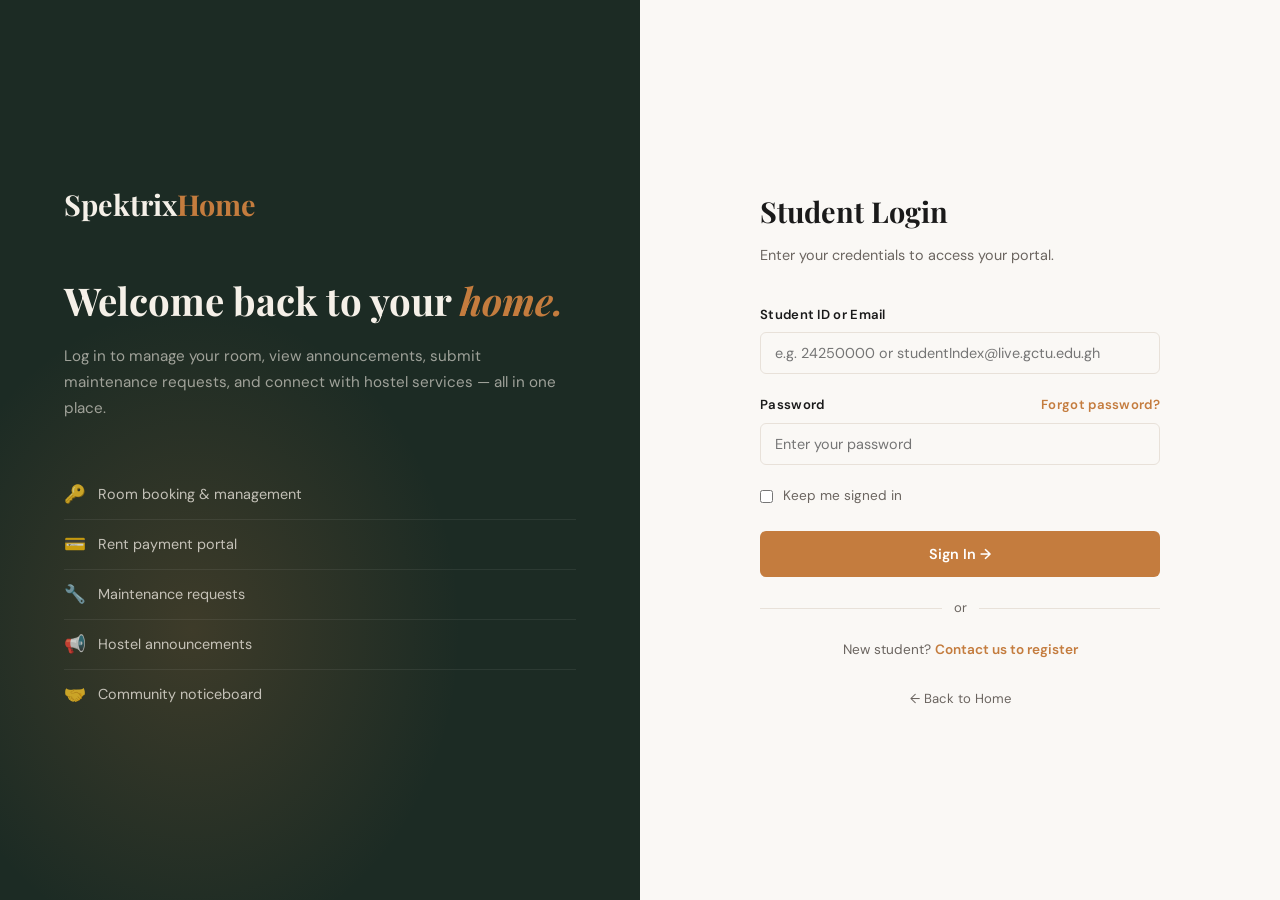
<file: html/login.html>
<!DOCTYPE html>
<html lang="en">
<head>
    <meta charset="UTF-8" />
    <meta name="viewport" content="width=device-width, initial-scale=1.0" />
    <title>Login — SoektrixHome</title>
    <link rel="stylesheet" href="../css/style.css" />
    <style>
        .form-msg {
            font-size: 0.88rem;
            padding: 12px 16px;
            border-radius: var(--radius-sm);
            margin-bottom: 16px;
            display: none;
        }
        .form-msg.success { background: rgba(45,90,71,0.1); color: var(--clr-accent); border: 1px solid rgba(45,90,71,0.25); display:block; }
        .form-msg.error   { background: rgba(196,60,60,0.08); color: #b03030; border: 1px solid rgba(196,60,60,0.2); display:block; }

        .divider {
            display: flex;
            align-items: center;
            gap: 12px;
            margin: 20px 0;
            color: var(--clr-muted);
            font-size: 0.82rem;
        }
        .divider::before, .divider::after {
            content: '';
            flex: 1;
            height: 1px;
            background: var(--clr-border);
        }

        .feature-list { list-style: none; margin-top: 48px; }
        .feature-list li {
            display: flex;
            align-items: center;
            gap: 12px;
            padding: 10px 0;
            border-bottom: 1px solid rgba(255,255,255,0.07);
            color: rgba(245,240,232,0.75);
            font-size: 0.9rem;
        }
        .feature-list li:last-child { border-bottom: none; }
        .feature-list .icon { font-size: 1.1rem; }

        .forgot-link {
            font-size: 0.82rem;
            color: var(--clr-primary);
            font-weight: 600;
            float: right;
        }
        .forgot-link:hover { text-decoration: underline; }

        .register-link {
            text-align: center;
            margin-top: 20px;
            font-size: 0.85rem;
            color: var(--clr-muted);
        }
        .register-link a { color: var(--clr-primary); font-weight: 600; }
    </style>
</head>
<body>

<div class="auth-page">

    <!-- Left panel -->
    <div class="auth-left">
        <div class="auth-left-content">
            <div class="auth-brand">Spektrix<span>Home</span></div>

            <h2 class="auth-tagline">Welcome back to your <em>home.</em></h2>
            <p class="auth-subtitle">Log in to manage your room, view announcements, submit maintenance requests, and connect with hostel services — all in one place.</p>

            <ul class="feature-list">
                <li><span class="icon">🔑</span> Room booking & management</li>
                <li><span class="icon">💳</span> Rent payment portal</li>
                <li><span class="icon">🔧</span> Maintenance requests</li>
                <li><span class="icon">📢</span> Hostel announcements</li>
                <li><span class="icon">🤝</span> Community noticeboard</li>
            </ul>
        </div>
    </div>

    <!-- Right panel -->
    <div class="auth-right">
        <div class="auth-form-wrap">
            <h2>Student Login</h2>
            <p>Enter your credentials to access your portal.</p>

            <div class="form-msg" id="login-msg"></div>

            <form id="login-form" novalidate>
                <div class="form-group">
                    <label for="username">Student ID or Email</label>
                    <input type="text" id="username" placeholder="e.g. 24250000 or studentIndex@live.gctu.edu.gh" />
                </div>

                <div class="form-group">
                    <label for="password">
                        Password
                        <a href="#" class="forgot-link">Forgot password?</a>
                    </label>
                    <input type="password" id="password" placeholder="Enter your password" />
                </div>

                <div style="display:flex; align-items:center; gap:10px; margin-bottom:24px; font-size:0.85rem; color:var(--clr-muted);">
                    <input type="checkbox" id="remember" style="width:auto; accent-color:var(--clr-primary);" />
                    <label for="remember" style="margin:0; font-size:0.85rem; font-weight:400; cursor:pointer;">Keep me signed in</label>
                </div>

                <button type="submit" class="btn btn-primary" style="width:100%; justify-content:center; padding:14px;">Sign In →</button>
            </form>

            <div class="divider">or</div>

            <div class="register-link">
                New student? <a href="contact.html">Contact us to register</a>
            </div>

            <div style="margin-top:24px; text-align:center;">
                <a href="../index.html" style="font-size:0.82rem; color:var(--clr-muted);">← Back to Home</a>
            </div>
        </div>
    </div>

</div>

<script src="../js/script.js"></script>
</body>
</html>
</file>
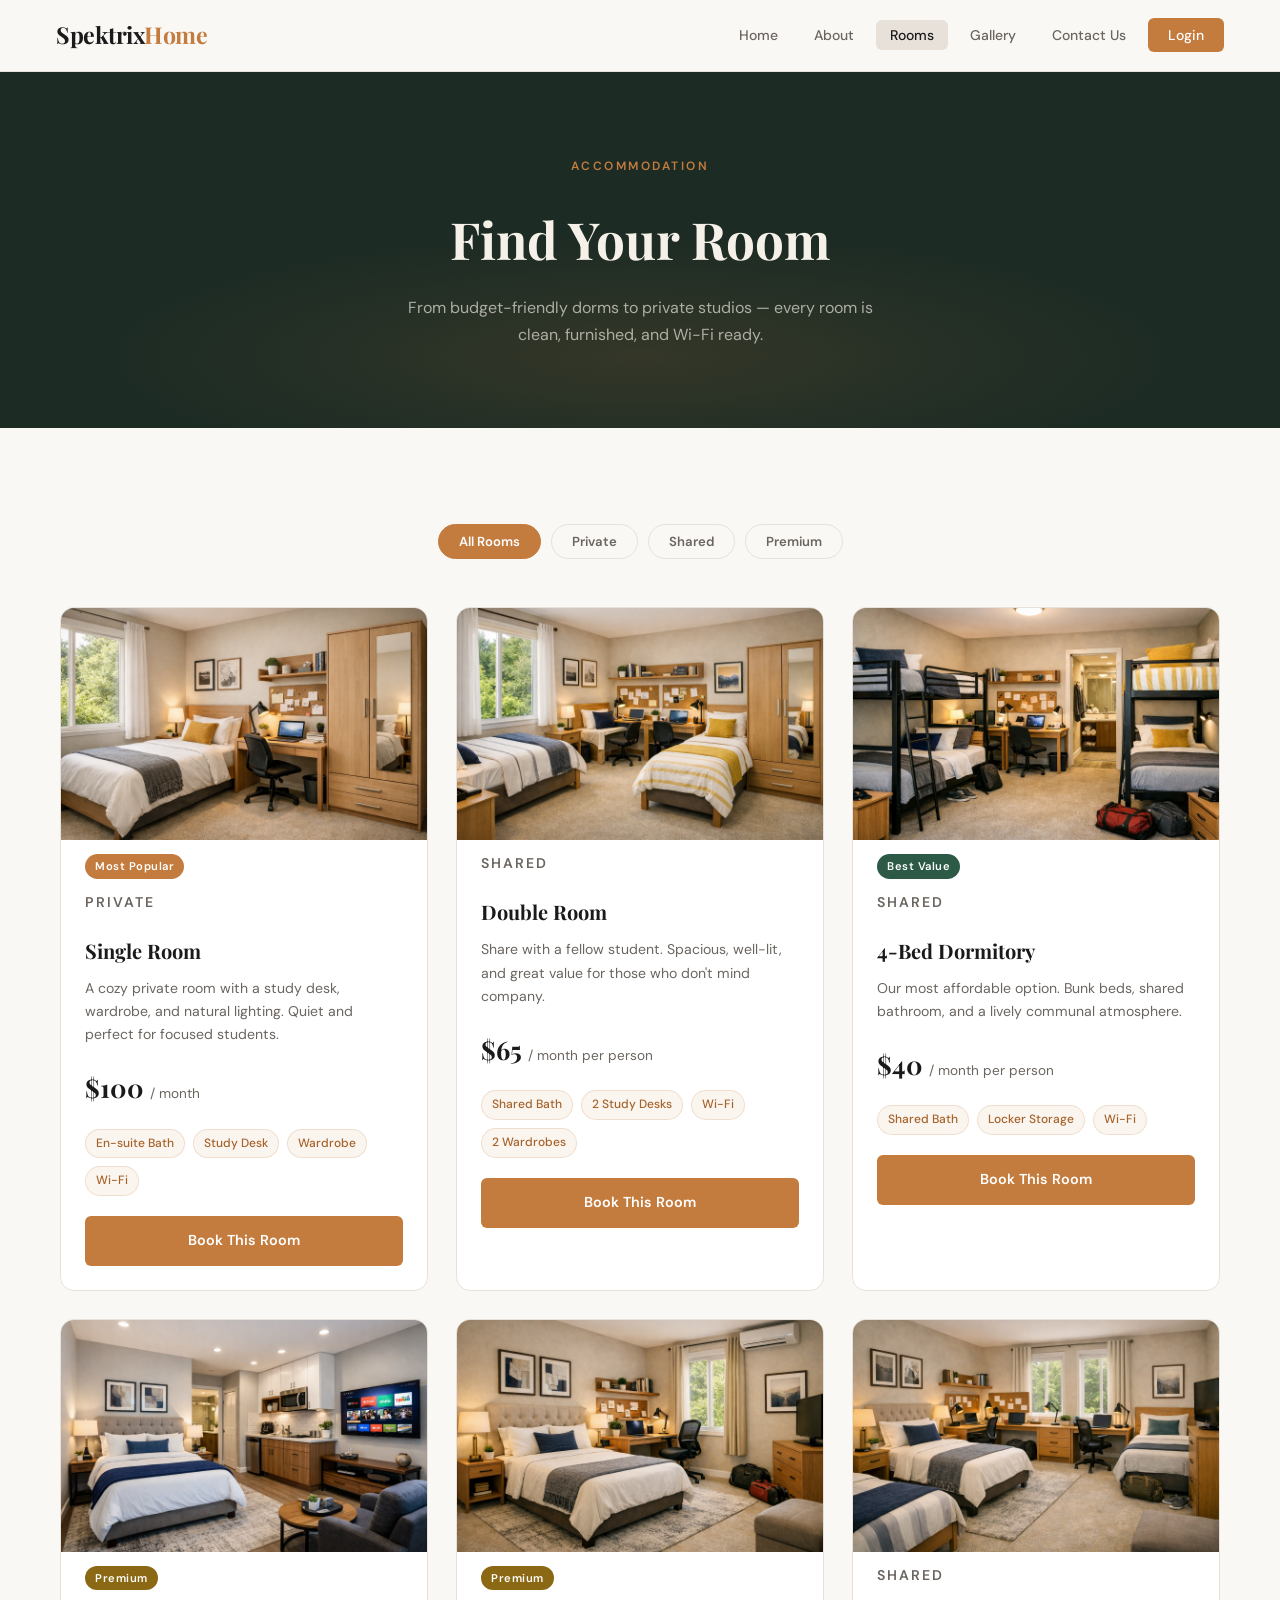
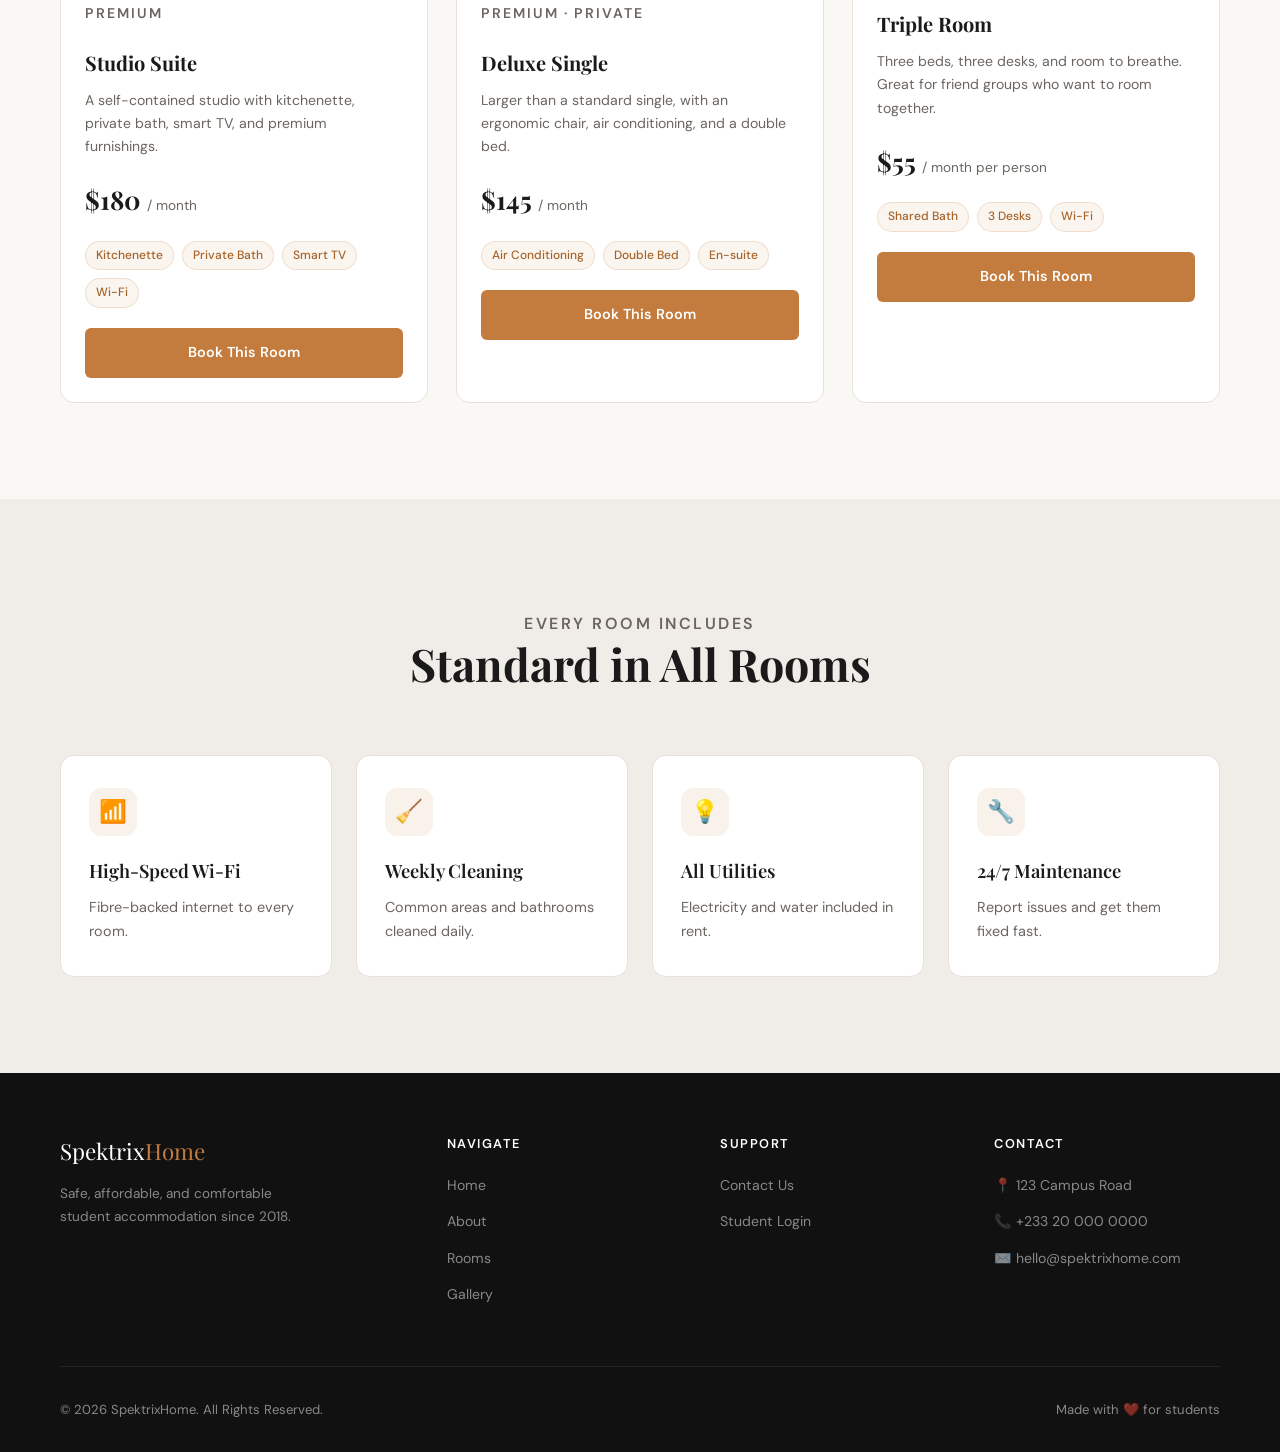
<file: html/rooms.html>
<!DOCTYPE html>
<html lang="en">
<head>
    <meta charset="UTF-8" />
    <meta name="viewport" content="width=device-width, initial-scale=1.0" />
    <title>Rooms — SpektrixHome</title>
    <link rel="stylesheet" href="../css/style.css" />
    <style>
        .filter-bar {
            display: flex;
            gap: 10px;
            justify-content: center;
            flex-wrap: wrap;
            margin-bottom: 48px;
        }
        .filter-btn {
            font-family: var(--ff-body);
            font-size: 0.82rem;
            font-weight: 600;
            padding: 8px 20px;
            border-radius: 100px;
            border: 1.5px solid var(--clr-border);
            background: transparent;
            color: var(--clr-muted);
            cursor: pointer;
            transition: all var(--transition);
        }
        .filter-btn:hover, .filter-btn.active {
            background: var(--clr-primary);
            border-color: var(--clr-primary);
            color: #fff;
        }
        .badge {
            display: inline-block;
            background: var(--clr-accent);
            color: #fff;
            font-size: 0.7rem;
            font-weight: 600;
            padding: 3px 10px;
            border-radius: 100px;
            letter-spacing: 0.5px;
            margin-bottom: 12px;
        }
        .badge.popular { background: var(--clr-primary); }
    </style>
</head>
<body>

<nav class="navbar">
    <div class="logo">Spektrix<span>Home</span></div>
    <ul class="nav-links">
        <li><a href="../index.html">Home</a></li>
        <li><a href="about.html">About</a></li>
        <li><a href="rooms.html" class="active">Rooms</a></li>
        <li><a href="gallery.html">Gallery</a></li>
        <li><a href="contact.html">Contact Us</a></li>
        <li><a href="login.html" class="login-btn">Login</a></li>
    </ul>
</nav>

<div class="page-hero">
    <div class="page-hero-content">
        <span class="page-eyebrow">Accommodation</span>
        <h1>Find Your Room</h1>
        <p>From budget-friendly dorms to private studios — every room is clean, furnished, and Wi-Fi ready.</p>
    </div>
</div>

<section class="section">
    <div class="section-inner">

        <!-- Filter -->
        <div class="filter-bar">
            <button class="filter-btn active" data-filter="all">All Rooms</button>
            <button class="filter-btn" data-filter="private">Private</button>
            <button class="filter-btn" data-filter="shared">Shared</button>
            <button class="filter-btn" data-filter="premium">Premium</button>
        </div>

        <div class="rooms-grid" id="rooms-grid">

            <!-- Single Room -->
            <div class="room-card reveal" data-type="private">
                <div class="room-card-img">
                    <img src="../images/room-single.jpg" alt="Single Room" />
                </div>
                <div class="room-card-body">
                    <span class="badge popular">Most Popular</span>
                    <p class="room-type">Private</p>
                    <h3>Single Room</h3>
                    <p>A cozy private room with a study desk, wardrobe, and natural lighting. Quiet and perfect for focused students.</p>
                    <div class="room-price"><strong>$100</strong><span>/ month</span></div>
                    <div class="room-amenities">
                        <span class="tag">En-suite Bath</span>
                        <span class="tag">Study Desk</span>
                        <span class="tag">Wardrobe</span>
                        <span class="tag">Wi-Fi</span>
                    </div>
                    <a href="contact.html" class="btn btn-primary" style="width:100%; justify-content:center;">Book This Room</a>
                </div>
            </div>

            <!-- Double Room -->
            <div class="room-card reveal" data-type="shared">
                <div class="room-card-img">
                    <img src="../images/room-double.jpg" alt="Double Room"  />
                </div>
                <div class="room-card-body">
                    <p class="room-type">Shared</p>
                    <h3>Double Room</h3>
                    <p>Share with a fellow student. Spacious, well-lit, and great value for those who don't mind company.</p>
                    <div class="room-price"><strong>$65</strong><span>/ month per person</span></div>
                    <div class="room-amenities">
                        <span class="tag">Shared Bath</span>
                        <span class="tag">2 Study Desks</span>
                        <span class="tag">Wi-Fi</span>
                        <span class="tag">2 Wardrobes</span>
                    </div>
                    <a href="contact.html" class="btn btn-primary" style="width:100%; justify-content:center;">Book This Room</a>
                </div>
            </div>

            <!-- Dorm -->
            <div class="room-card reveal" data-type="shared">
                <div class="room-card-img">
                    <img src="../images/room-dorm.jpg" alt="4-Bed Dormitory" />
                </div>
                <div class="room-card-body">
                    <span class="badge">Best Value</span>
                    <p class="room-type">Shared</p>
                    <h3>4-Bed Dormitory</h3>
                    <p>Our most affordable option. Bunk beds, shared bathroom, and a lively communal atmosphere.</p>
                    <div class="room-price"><strong>$40</strong><span>/ month per person</span></div>
                    <div class="room-amenities">
                        <span class="tag">Shared Bath</span>
                        <span class="tag">Locker Storage</span>
                        <span class="tag">Wi-Fi</span>
                    </div>
                    <a href="contact.html" class="btn btn-primary" style="width:100%; justify-content:center;">Book This Room</a>
                </div>
            </div>

            <!-- Studio -->
            <div class="room-card reveal" data-type="premium">
                <div class="room-card-img">
                    <img src="../images/room-studio.jpg" alt="Studio Suite" />
                </div>
                <div class="room-card-body">
                    <span class="badge" style="background:#8b6914;">Premium</span>
                    <p class="room-type">Premium</p>
                    <h3>Studio Suite</h3>
                    <p>A self-contained studio with kitchenette, private bath, smart TV, and premium furnishings.</p>
                    <div class="room-price"><strong>$180</strong><span>/ month</span></div>
                    <div class="room-amenities">
                        <span class="tag">Kitchenette</span>
                        <span class="tag">Private Bath</span>
                        <span class="tag">Smart TV</span>
                        <span class="tag">Wi-Fi</span>
                    </div>
                    <a href="contact.html" class="btn btn-primary" style="width:100%; justify-content:center;">Book This Room</a>
                </div>
            </div>

            <!-- Deluxe Single -->
            <div class="room-card reveal" data-type="premium">
                <div class="room-card-img">
                    <img src="../images/room-deluxe.jpg" alt="Deluxe Single Room" />
                </div>
                <div class="room-card-body">
                    <span class="badge" style="background:#8b6914;">Premium</span>
                    <p class="room-type">Premium · Private</p>
                    <h3>Deluxe Single</h3>
                    <p>Larger than a standard single, with an ergonomic chair, air conditioning, and a double bed.</p>
                    <div class="room-price"><strong>$145</strong><span>/ month</span></div>
                    <div class="room-amenities">
                        <span class="tag">Air Conditioning</span>
                        <span class="tag">Double Bed</span>
                        <span class="tag">En-suite</span>
                    </div>
                    <a href="contact.html" class="btn btn-primary" style="width:100%; justify-content:center;">Book This Room</a>
                </div>
            </div>

            <!-- Triple -->
            <div class="room-card reveal" data-type="shared">
                <div class="room-card-img">
                    <img src="../images/room-triple.jpg" alt="Triple Room" />
                </div>
                <div class="room-card-body">
                    <p class="room-type">Shared</p>
                    <h3>Triple Room</h3>
                    <p>Three beds, three desks, and room to breathe. Great for friend groups who want to room together.</p>
                    <div class="room-price"><strong>$55</strong><span>/ month per person</span></div>
                    <div class="room-amenities">
                        <span class="tag">Shared Bath</span>
                        <span class="tag">3 Desks</span>
                        <span class="tag">Wi-Fi</span>
                    </div>
                    <a href="contact.html" class="btn btn-primary" style="width:100%; justify-content:center;">Book This Room</a>
                </div>
            </div>

        </div>
    </div>
</section>

<!-- Inclusions strip -->
<section class="section" style="background:#f0ede8;">
    <div class="section-inner">
        <div class="section-header">
            <p class="section-eyebrow">Every Room Includes</p>
            <h2>Standard in All Rooms</h2>
        </div>
        <div class="features-grid">
            <div class="feature-card reveal"><div class="feature-icon">📶</div><h3>High-Speed Wi-Fi</h3><p>Fibre-backed internet to every room.</p></div>
            <div class="feature-card reveal"><div class="feature-icon">🧹</div><h3>Weekly Cleaning</h3><p>Common areas and bathrooms cleaned daily.</p></div>
            <div class="feature-card reveal"><div class="feature-icon">💡</div><h3>All Utilities</h3><p>Electricity and water included in rent.</p></div>
            <div class="feature-card reveal"><div class="feature-icon">🔧</div><h3>24/7 Maintenance</h3><p>Report issues and get them fixed fast.</p></div>
        </div>
    </div>
</section>

<footer>
    <div class="footer-inner">
        <div class="footer-top">
            <div>
                <div class="footer-brand">Spektrix<span>Home</span></div>
                <p class="footer-desc">Safe, affordable, and comfortable student accommodation since 2018.</p>
            </div>
            <div class="footer-col"><h4>Navigate</h4><ul><li><a href="../index.html">Home</a></li><li><a href="about.html">About</a></li><li><a href="rooms.html">Rooms</a></li><li><a href="gallery.html">Gallery</a></li></ul></div>
            <div class="footer-col"><h4>Support</h4><ul><li><a href="contact.html">Contact Us</a></li><li><a href="login.html">Student Login</a></li></ul></div>
            <div class="footer-col"><h4>Contact</h4><ul><li><a href="#">📍 123 Campus Road</a></li><li><a href="#">📞 +233 20 000 0000</a></li><li><a href="#">✉️ hello@spektrixhome.com</a></li></ul></div>
        </div>
        <div class="footer-bottom"><span>© 2026 SpektrixHome. All Rights Reserved.</span><span>Made with ❤️ for students</span></div>
    </div>
</footer>

<script src="../js/script.js"></script>
<script>
    // Filter functionality
    const filterBtns = document.querySelectorAll(".filter-btn");
    const roomCards  = document.querySelectorAll(".room-card");

    filterBtns.forEach(btn => {
        btn.addEventListener("click", () => {
            filterBtns.forEach(b => b.classList.remove("active"));
            btn.classList.add("active");

            const filter = btn.dataset.filter;
            roomCards.forEach(card => {
                const show = filter === "all" || card.dataset.type === filter;
                card.style.display = show ? "block" : "none";
            });
        });
    });
</script>
</body>
</html>
</file>
<file: css/style.css>
/* =============================================
   HOSTEL HUB — DESIGN SYSTEM
   Aesthetic: Warm editorial · Earthy luxury
   ============================================= */

@import url('https://fonts.googleapis.com/css2?family=Playfair+Display:ital,wght@0,400;0,600;0,700;1,400&family=DM+Sans:wght@300;400;500;600&display=swap');

/* ── Variables ── */
:root {
    --clr-bg:       #faf8f5;
    --clr-surface:  #ffffff;
    --clr-primary:  #c47c3e;        /* warm amber */
    --clr-primary-d:#a5632a;
    --clr-accent:   #2d5a47;        /* deep forest green */
    --clr-accent-l: #4a8c6f;
    --clr-text:     #1a1a1a;
    --clr-muted:    #6b6560;
    --clr-border:   #e8e1d9;
    --clr-hero-bg:  #1c2b24;

    --ff-display: 'Playfair Display', Georgia, serif;
    --ff-body:    'DM Sans', sans-serif;

    --radius-sm: 6px;
    --radius-md: 14px;
    --radius-lg: 24px;

    --shadow-sm: 0 2px 8px rgba(0,0,0,0.07);
    --shadow-md: 0 6px 24px rgba(0,0,0,0.10);
    --shadow-lg: 0 16px 48px rgba(0,0,0,0.14);

    --transition: 0.3s ease;
    --navbar-h: 72px;
}

/* ── Reset ── */
*, *::before, *::after { box-sizing: border-box; margin: 0; padding: 0; }

html { scroll-behavior: smooth; }

body {
    background: var(--clr-bg);
    font-family: var(--ff-body);
    color: var(--clr-text);
    line-height: 1.65;
    font-size: 16px;
}

img { max-width: 100%; display: block; }
a  { text-decoration: none; }

/* ── Navbar ── */
.navbar {
    position: sticky;
    top: 0;
    z-index: 1000;
    display: flex;
    justify-content: space-between;
    align-items: center;
    padding: 0 56px;
    height: var(--navbar-h);
    background: rgba(250, 248, 245, 0.92);
    backdrop-filter: blur(12px);
    -webkit-backdrop-filter: blur(12px);
    border-bottom: 1px solid var(--clr-border);
    transition: height var(--transition), box-shadow var(--transition);
}

.navbar.shrink {
    height: 58px;
    box-shadow: var(--shadow-md);
}

.logo {
    font-family: var(--ff-display);
    font-size: 1.45rem;
    font-weight: 700;
    color: var(--clr-text);
    letter-spacing: -0.5px;
}

.logo span { color: var(--clr-primary); }

.nav-links {
    display: flex;
    list-style: none;
    gap: 8px;
    align-items: center;
}

.nav-links a {
    font-family: var(--ff-body);
    font-size: 0.875rem;
    font-weight: 500;
    color: var(--clr-muted);
    padding: 6px 14px;
    border-radius: var(--radius-sm);
    transition: color var(--transition), background var(--transition);
}

.nav-links a:hover,
.nav-links a.active {
    color: var(--clr-text);
    background: var(--clr-border);
}

.nav-links .login-btn {
    background: var(--clr-primary);
    color: #fff;
    padding: 8px 20px;
    border-radius: var(--radius-sm);
}

.nav-links .login-btn:hover {
    background: var(--clr-primary-d);
    color: #fff;
}

/* ── Hero ── */
.hero {
    min-height: calc(100vh - var(--navbar-h));
    display: grid;
    place-items: center;
    background: var(--clr-hero-bg);
    position: relative;
    overflow: hidden;
    text-align: center;
    padding: 80px 24px;
}

.hero::before {
    content: '';
    position: absolute;
    inset: 0;
    background:
        radial-gradient(ellipse 60% 50% at 50% 80%, rgba(196,124,62,0.18) 0%, transparent 70%),
        radial-gradient(ellipse 40% 60% at 80% 20%, rgba(74,140,111,0.12) 0%, transparent 60%);
}

.hero-content { position: relative; z-index: 1; max-width: 780px; }

.hero-eyebrow {
    display: inline-block;
    font-size: 0.75rem;
    font-weight: 600;
    letter-spacing: 2.5px;
    text-transform: uppercase;
    color: var(--clr-primary);
    margin-bottom: 24px;
    border: 1px solid rgba(196,124,62,0.35);
    padding: 6px 18px;
    border-radius: 100px;
}

.hero h1 {
    font-family: var(--ff-display);
    font-size: clamp(2.4rem, 6vw, 4.2rem);
    font-weight: 700;
    color: #f5f0e8;
    line-height: 1.15;
    margin-bottom: 20px;
}

.hero h1 em {
    font-style: italic;
    color: var(--clr-primary);
}

.hero p {
    font-size: 1.05rem;
    color: rgba(245, 240, 232, 0.7);
    max-width: 560px;
    margin: 0 auto 36px;
}

.hero-actions { display: flex; gap: 14px; justify-content: center; flex-wrap: wrap; }

/* ── Buttons ── */
.btn {
    display: inline-flex;
    align-items: center;
    gap: 8px;
    font-family: var(--ff-body);
    font-size: 0.9rem;
    font-weight: 600;
    padding: 13px 28px;
    border-radius: var(--radius-sm);
    border: none;
    cursor: pointer;
    transition: transform var(--transition), box-shadow var(--transition), background var(--transition);
}

.btn:active { transform: scale(0.97); }

.btn-primary {
    background: var(--clr-primary);
    color: #fff;
}

.btn-primary:hover {
    background: var(--clr-primary-d);
    box-shadow: 0 6px 20px rgba(196,124,62,0.35);
    transform: translateY(-2px);
}

.btn-outline {
    background: transparent;
    color: #f5f0e8;
    border: 1.5px solid rgba(245,240,232,0.4);
}

.btn-outline:hover {
    border-color: rgba(245,240,232,0.8);
    background: rgba(245,240,232,0.05);
    transform: translateY(-2px);
}

.btn-accent {
    background: var(--clr-accent);
    color: #fff;
}

.btn-accent:hover {
    background: #234839;
    box-shadow: 0 6px 20px rgba(45,90,71,0.35);
    transform: translateY(-2px);
}

/* ── Section layout ── */
.section { padding: 96px 24px; }
.section-inner { max-width: 1160px; margin: 0 auto; }

.section-header { text-align: center; margin-bottom: 64px; }

.section-eyebrow {
    font-size: 0.72rem;
    font-weight: 600;
    letter-spacing: 2.5px;
    text-transform: uppercase;
    color: var(--clr-primary);
    margin-bottom: 14px;
}

.section-header h2 {
    font-family: var(--ff-display);
    font-size: clamp(1.8rem, 4vw, 2.8rem);
    font-weight: 700;
    color: var(--clr-text);
    line-height: 1.2;
}

.section-header p {
    color: var(--clr-muted);
    max-width: 560px;
    margin: 16px auto 0;
    font-size: 1rem;
}

/* ── Feature cards ── */
.features-grid {
    display: grid;
    grid-template-columns: repeat(auto-fit, minmax(260px, 1fr));
    gap: 24px;
}

.feature-card {
    background: var(--clr-surface);
    border: 1px solid var(--clr-border);
    border-radius: var(--radius-md);
    padding: 32px 28px;
    transition: transform var(--transition), box-shadow var(--transition);
}

.feature-card:hover {
    transform: translateY(-5px);
    box-shadow: var(--shadow-md);
}

.feature-icon {
    width: 48px; height: 48px;
    background: rgba(196,124,62,0.1);
    border-radius: 12px;
    display: grid;
    place-items: center;
    margin-bottom: 20px;
    font-size: 1.4rem;
}

.feature-card h3 {
    font-family: var(--ff-display);
    font-size: 1.15rem;
    font-weight: 600;
    margin-bottom: 10px;
}

.feature-card p { font-size: 0.9rem; color: var(--clr-muted); }

/* ── Room cards ── */
.rooms-grid {
    display: grid;
    grid-template-columns: repeat(auto-fit, minmax(300px, 1fr));
    gap: 28px;
}

.room-card {
    background: var(--clr-surface);
    border: 1px solid var(--clr-border);
    border-radius: var(--radius-md);
    overflow: hidden;
    transition: transform var(--transition), box-shadow var(--transition);
}

.room-card:hover {
    transform: translateY(-6px);
    box-shadow: var(--shadow-lg);
}

.room-card-img {
    width: 100%;
    height: 220px;
    object-fit: cover;
    background: linear-gradient(135deg, #d4c5b0, #c0a882);
    display: flex;
    align-items: center;
    justify-content: center;
    font-size: 3rem;
    color: rgba(255,255,255,0.6);
}

.room-card-body { padding: 24px; }

.room-type {
    font-size: 0.72rem;
    font-weight: 600;
    letter-spacing: 2px;
    text-transform: uppercase;
    color: var(--clr-primary);
    margin-bottom: 8px;
}

.room-card h3 {
    font-family: var(--ff-display);
    font-size: 1.25rem;
    margin-bottom: 10px;
}

.room-card p { font-size: 0.88rem; color: var(--clr-muted); margin-bottom: 20px; }

.room-price {
    display: flex;
    align-items: baseline;
    gap: 6px;
    margin-bottom: 20px;
}

.room-price strong {
    font-family: var(--ff-display);
    font-size: 1.6rem;
    color: var(--clr-text);
}

.room-price span { font-size: 0.85rem; color: var(--clr-muted); }

.room-amenities {
    display: flex;
    flex-wrap: wrap;
    gap: 8px;
    margin-bottom: 20px;
}

.tag {
    font-size: 0.75rem;
    background: rgba(196,124,62,0.08);
    color: var(--clr-primary-d);
    border: 1px solid rgba(196,124,62,0.2);
    padding: 4px 10px;
    border-radius: 100px;
    font-weight: 500;
}

/* ── Stats strip ── */
.stats-strip {
    background: var(--clr-accent);
    padding: 60px 24px;
}

.stats-inner {
    max-width: 1160px;
    margin: 0 auto;
    display: grid;
    grid-template-columns: repeat(auto-fit, minmax(160px, 1fr));
    gap: 32px;
    text-align: center;
}

.stat-item {}

.stat-number {
    font-family: var(--ff-display);
    font-size: 2.8rem;
    font-weight: 700;
    color: #fff;
    line-height: 1;
    margin-bottom: 8px;
}

.stat-label { font-size: 0.85rem; color: rgba(255,255,255,0.65); font-weight: 500; letter-spacing: 0.5px; }

/* ── Testimonial ── */
.testimonial-card {
    background: var(--clr-surface);
    border: 1px solid var(--clr-border);
    border-radius: var(--radius-md);
    padding: 36px 32px;
    position: relative;
}

.testimonial-card::before {
    content: '"';
    font-family: var(--ff-display);
    font-size: 5rem;
    color: var(--clr-border);
    position: absolute;
    top: 8px;
    left: 24px;
    line-height: 1;
}

.testimonials-grid {
    display: grid;
    grid-template-columns: repeat(auto-fit, minmax(280px, 1fr));
    gap: 24px;
}

.testimonial-text {
    font-size: 0.95rem;
    color: var(--clr-muted);
    margin-bottom: 24px;
    line-height: 1.7;
    padding-top: 16px;
}

.testimonial-author { display: flex; align-items: center; gap: 14px; }

.author-avatar {
    width: 44px; height: 44px;
    border-radius: 50%;
    background: linear-gradient(135deg, var(--clr-primary), var(--clr-accent));
    display: grid;
    place-items: center;
    color: #fff;
    font-weight: 700;
    font-size: 0.9rem;
    flex-shrink: 0;
}

.author-name { font-weight: 600; font-size: 0.9rem; }
.author-title { font-size: 0.8rem; color: var(--clr-muted); }

/* ── Gallery ── */
.gallery-grid {
    display: grid;
    grid-template-columns: repeat(3, 1fr);
    grid-template-rows: auto;
    gap: 16px;
}

.gallery-item {
    border-radius: var(--radius-md);
    overflow: hidden;
    background: linear-gradient(135deg, #d4c5b0, #b8a88a);
    aspect-ratio: 4/3;
    display: grid;
    place-items: center;
    font-size: 2.5rem;
    cursor: pointer;
    transition: transform var(--transition), box-shadow var(--transition);
    position: relative;
}

.gallery-item:hover { transform: scale(1.02); box-shadow: var(--shadow-lg); }

.gallery-item:nth-child(1) { grid-column: span 2; }
.gallery-item:nth-child(4) { grid-column: span 2; }

.gallery-overlay {
    position: absolute;
    inset: 0;
    background: rgba(28,43,36,0.0);
    display: grid;
    place-items: center;
    transition: background var(--transition);
}

.gallery-item:hover .gallery-overlay { background: rgba(28,43,36,0.35); }

.gallery-overlay-text {
    color: #fff;
    font-family: var(--ff-display);
    font-size: 1.1rem;
    opacity: 0;
    transition: opacity var(--transition);
}

.gallery-item:hover .gallery-overlay-text { opacity: 1; }

/* ── Contact ── */
.contact-grid {
    display: grid;
    grid-template-columns: 1fr 1.5fr;
    gap: 48px;
    align-items: start;
}

.contact-info h3 {
    font-family: var(--ff-display);
    font-size: 1.4rem;
    margin-bottom: 16px;
}

.contact-info p { color: var(--clr-muted); font-size: 0.95rem; margin-bottom: 32px; }

.contact-detail {
    display: flex;
    align-items: flex-start;
    gap: 14px;
    margin-bottom: 20px;
}

.contact-detail-icon {
    width: 42px; height: 42px;
    border-radius: 10px;
    background: rgba(196,124,62,0.1);
    display: grid;
    place-items: center;
    font-size: 1.1rem;
    flex-shrink: 0;
}

.contact-detail-label { font-size: 0.78rem; font-weight: 600; letter-spacing: 1px; text-transform: uppercase; color: var(--clr-muted); margin-bottom: 4px; }
.contact-detail-value { font-size: 0.95rem; font-weight: 500; }

/* ── Forms ── */
.form-card {
    background: var(--clr-surface);
    border: 1px solid var(--clr-border);
    border-radius: var(--radius-md);
    padding: 36px 32px;
}

.form-title {
    font-family: var(--ff-display);
    font-size: 1.5rem;
    margin-bottom: 24px;
}

.form-group { margin-bottom: 20px; }

.form-group label {
    display: block;
    font-size: 0.82rem;
    font-weight: 600;
    color: var(--clr-text);
    margin-bottom: 7px;
    letter-spacing: 0.3px;
}

.form-group input,
.form-group select,
.form-group textarea {
    width: 100%;
    padding: 11px 14px;
    border: 1.5px solid var(--clr-border);
    border-radius: var(--radius-sm);
    font-family: var(--ff-body);
    font-size: 0.9rem;
    background: var(--clr-bg);
    color: var(--clr-text);
    transition: border-color var(--transition), box-shadow var(--transition);
    outline: none;
}

.form-group input:focus,
.form-group select:focus,
.form-group textarea:focus {
    border-color: var(--clr-primary);
    box-shadow: 0 0 0 3px rgba(196,124,62,0.12);
}

.form-group textarea { resize: vertical; min-height: 110px; }

.form-row { display: grid; grid-template-columns: 1fr 1fr; gap: 16px; }

/* ── About ── */
.about-hero {
    background: var(--clr-hero-bg);
    padding: 100px 24px;
    text-align: center;
    position: relative;
    overflow: hidden;
}

.about-hero::before {
    content: '';
    position: absolute;
    inset: 0;
    background: radial-gradient(ellipse 60% 50% at 50% 80%, rgba(196,124,62,0.15) 0%, transparent 70%);
}

.about-hero-content { position: relative; z-index: 1; }

.page-eyebrow {
    display: inline-block;
    font-size: 0.75rem;
    font-weight: 600;
    letter-spacing: 2.5px;
    text-transform: uppercase;
    color: var(--clr-primary);
    margin-bottom: 20px;
}

.about-hero h1 {
    font-family: var(--ff-display);
    font-size: clamp(2rem, 5vw, 3.4rem);
    color: #f5f0e8;
    font-weight: 700;
    margin-bottom: 16px;
}

.about-hero p {
    color: rgba(245,240,232,0.65);
    max-width: 540px;
    margin: 0 auto;
}

.values-grid {
    display: grid;
    grid-template-columns: repeat(auto-fit, minmax(220px, 1fr));
    gap: 20px;
}

.value-card {
    background: var(--clr-surface);
    border: 1px solid var(--clr-border);
    border-radius: var(--radius-md);
    padding: 28px 24px;
    text-align: center;
    transition: transform var(--transition), box-shadow var(--transition);
}

.value-card:hover { transform: translateY(-4px); box-shadow: var(--shadow-md); }

.value-icon { font-size: 2rem; margin-bottom: 14px; }

.value-card h3 {
    font-family: var(--ff-display);
    font-size: 1.05rem;
    margin-bottom: 8px;
}

.value-card p { font-size: 0.85rem; color: var(--clr-muted); }

.team-grid {
    display: grid;
    grid-template-columns: repeat(auto-fit, minmax(220px, 1fr));
    gap: 24px;
}

.team-card {
    text-align: center;
    background: var(--clr-surface);
    border: 1px solid var(--clr-border);
    border-radius: var(--radius-md);
    padding: 32px 20px;
}

.team-avatar {
    width: 80px; height: 80px;
    border-radius: 50%;
    margin: 0 auto 16px;
    display: grid;
    place-items: center;
    font-size: 1.6rem;
    font-weight: 700;
    color: #fff;
}

.team-card h3 { font-family: var(--ff-display); font-size: 1.1rem; margin-bottom: 6px; }
.team-card p  { font-size: 0.82rem; color: var(--clr-muted); }

/* ── Login page ── */
.auth-page {
    min-height: 100vh;
    display: grid;
    grid-template-columns: 1fr 1fr;
}

.auth-left {
    background: var(--clr-hero-bg);
    display: flex;
    flex-direction: column;
    justify-content: center;
    padding: 80px 64px;
    position: relative;
    overflow: hidden;
}

.auth-left::before {
    content: '';
    position: absolute;
    inset: 0;
    background: radial-gradient(ellipse 70% 60% at 30% 70%, rgba(196,124,62,0.2) 0%, transparent 60%);
}

.auth-left-content { position: relative; z-index: 1; }

.auth-brand {
    font-family: var(--ff-display);
    font-size: 1.8rem;
    font-weight: 700;
    color: #f5f0e8;
    margin-bottom: 48px;
}

.auth-brand span { color: var(--clr-primary); }

.auth-tagline {
    font-family: var(--ff-display);
    font-size: clamp(1.6rem, 3vw, 2.4rem);
    color: #f5f0e8;
    font-weight: 700;
    line-height: 1.25;
    margin-bottom: 20px;
}

.auth-tagline em { font-style: italic; color: var(--clr-primary); }

.auth-subtitle { color: rgba(245,240,232,0.6); font-size: 0.95rem; line-height: 1.7; }

.auth-right {
    background: var(--clr-bg);
    display: flex;
    align-items: center;
    justify-content: center;
    padding: 60px 48px;
}

.auth-form-wrap { width: 100%; max-width: 400px; }

.auth-form-wrap h2 {
    font-family: var(--ff-display);
    font-size: 1.8rem;
    margin-bottom: 8px;
}

.auth-form-wrap > p { color: var(--clr-muted); font-size: 0.9rem; margin-bottom: 36px; }

.auth-footer-text {
    text-align: center;
    font-size: 0.85rem;
    color: var(--clr-muted);
    margin-top: 20px;
}

.auth-footer-text a { color: var(--clr-primary); font-weight: 600; }

/* ── Page hero (shared) ── */
.page-hero {
    background: var(--clr-hero-bg);
    padding: 80px 24px;
    text-align: center;
    position: relative;
    overflow: hidden;
}

.page-hero::before {
    content: '';
    position: absolute;
    inset: 0;
    background: radial-gradient(ellipse 60% 50% at 50% 80%, rgba(196,124,62,0.14) 0%, transparent 70%);
}

.page-hero-content { position: relative; z-index: 1; }

.page-hero h1 {
    font-family: var(--ff-display);
    font-size: clamp(1.8rem, 5vw, 3.2rem);
    color: #f5f0e8;
    font-weight: 700;
    margin-bottom: 14px;
}

.page-hero p { color: rgba(245,240,232,0.65); max-width: 500px; margin: 0 auto; }

/* ── Reveal animation ── */
.reveal {
    opacity: 0;
    transform: translateY(28px);
    transition: opacity 0.65s ease, transform 0.65s ease;
}

.reveal.active { opacity: 1; transform: translateY(0); }

/* ── Footer ── */
footer {
    background: #111;
    color: rgba(255,255,255,0.5);
    padding: 60px 56px 32px;
}

.footer-inner {
    max-width: 1160px;
    margin: 0 auto;
}

.footer-top {
    display: grid;
    grid-template-columns: 1.5fr 1fr 1fr 1fr;
    gap: 48px;
    padding-bottom: 48px;
    border-bottom: 1px solid rgba(255,255,255,0.08);
    margin-bottom: 32px;
}

.footer-brand {
    font-family: var(--ff-display);
    font-size: 1.4rem;
    color: #fff;
    margin-bottom: 12px;
}

.footer-brand span { color: var(--clr-primary); }

.footer-desc { font-size: 0.85rem; line-height: 1.7; max-width: 240px; }

.footer-col h4 {
    color: #fff;
    font-size: 0.8rem;
    font-weight: 600;
    letter-spacing: 1.5px;
    text-transform: uppercase;
    margin-bottom: 18px;
}

.footer-col ul { list-style: none; }
.footer-col ul li { margin-bottom: 10px; }
.footer-col ul li a { color: rgba(255,255,255,0.5); font-size: 0.88rem; transition: color var(--transition); }
.footer-col ul li a:hover { color: var(--clr-primary); }

.footer-bottom { display: flex; justify-content: space-between; align-items: center; font-size: 0.82rem; }

/* ── Utility ── */
.text-center { text-align: center; }
.mt-4 { margin-top: 16px; }
.mt-8 { margin-top: 32px; }

/* ── Responsive ── */
@media (max-width: 768px) {
    .navbar { padding: 0 24px; }
    .nav-links { display: none; }

    .contact-grid { grid-template-columns: 1fr; }
    .gallery-grid { grid-template-columns: 1fr 1fr; }
    .gallery-item:nth-child(1), .gallery-item:nth-child(4) { grid-column: span 1; }

    .footer-top { grid-template-columns: 1fr 1fr; }

    .auth-page { grid-template-columns: 1fr; }
    .auth-left { display: none; }

    .form-row { grid-template-columns: 1fr; }

    .section { padding: 64px 20px; }
}
</file>
